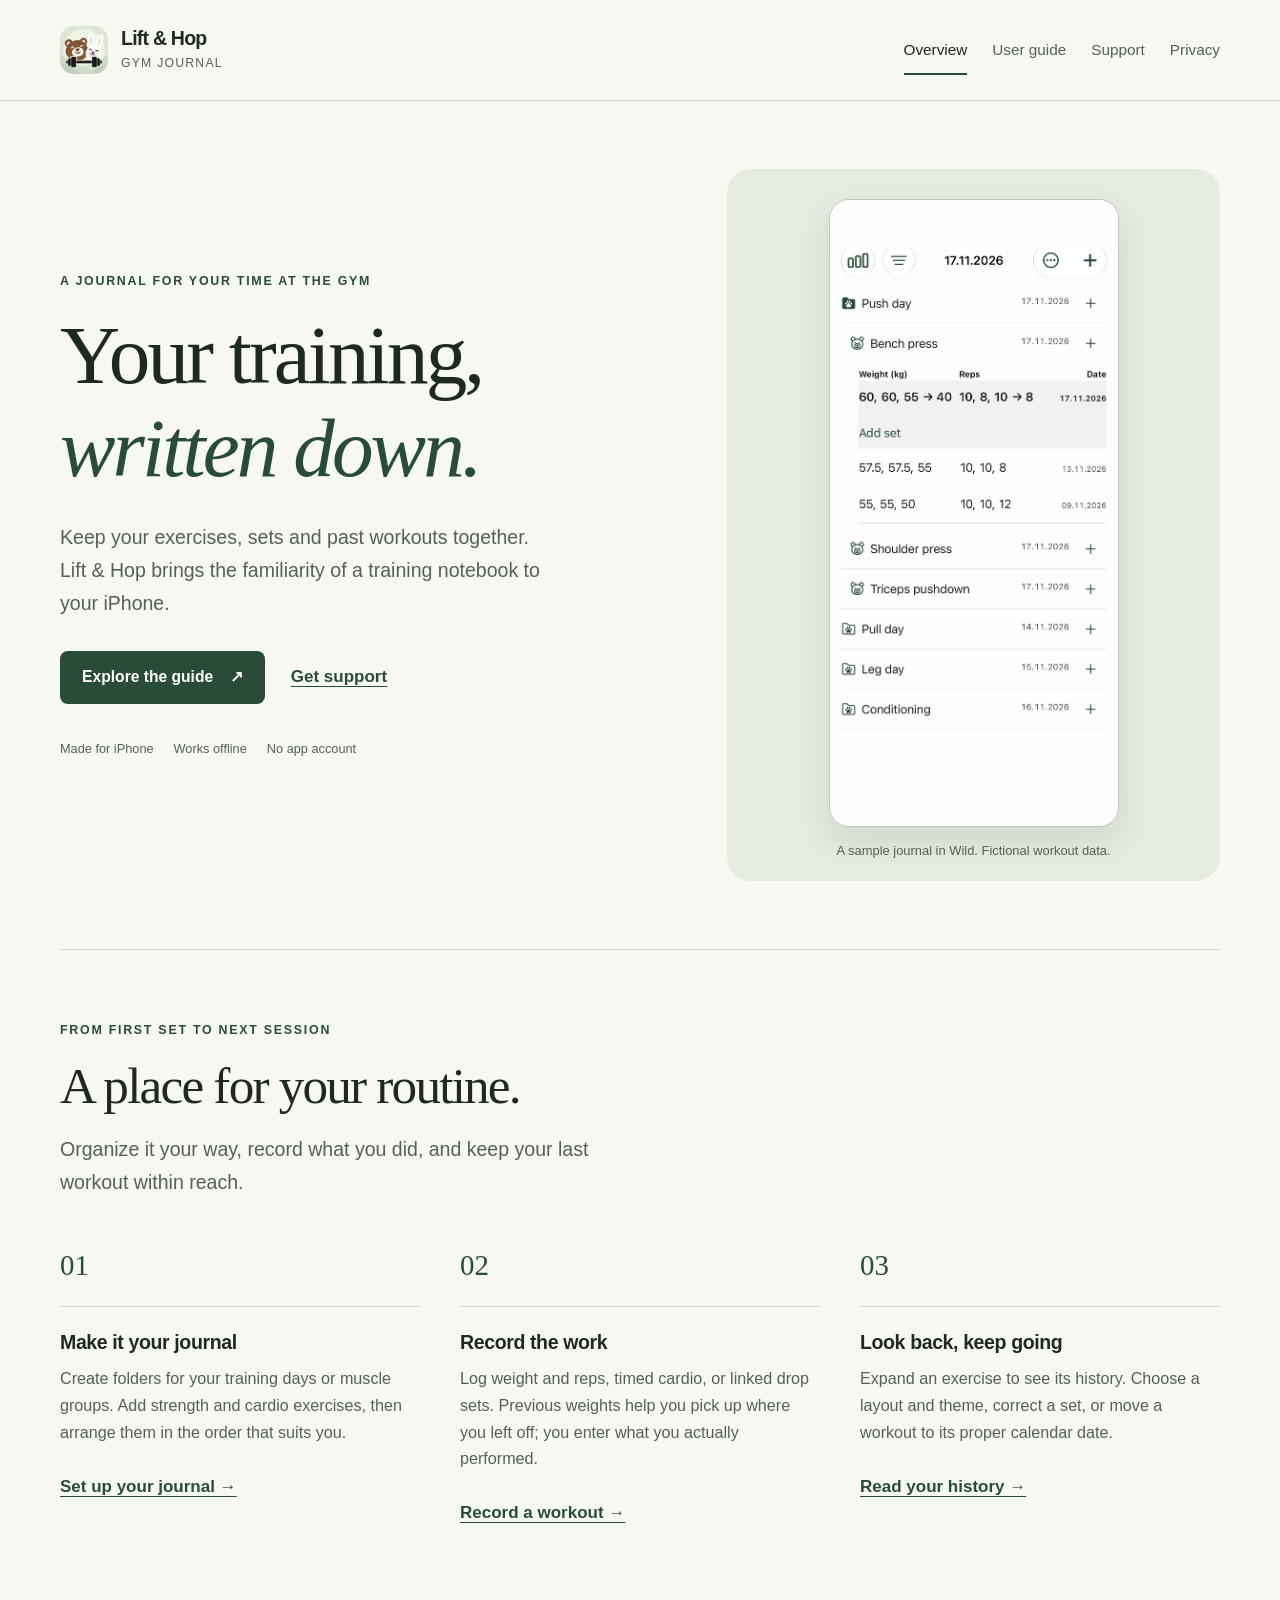
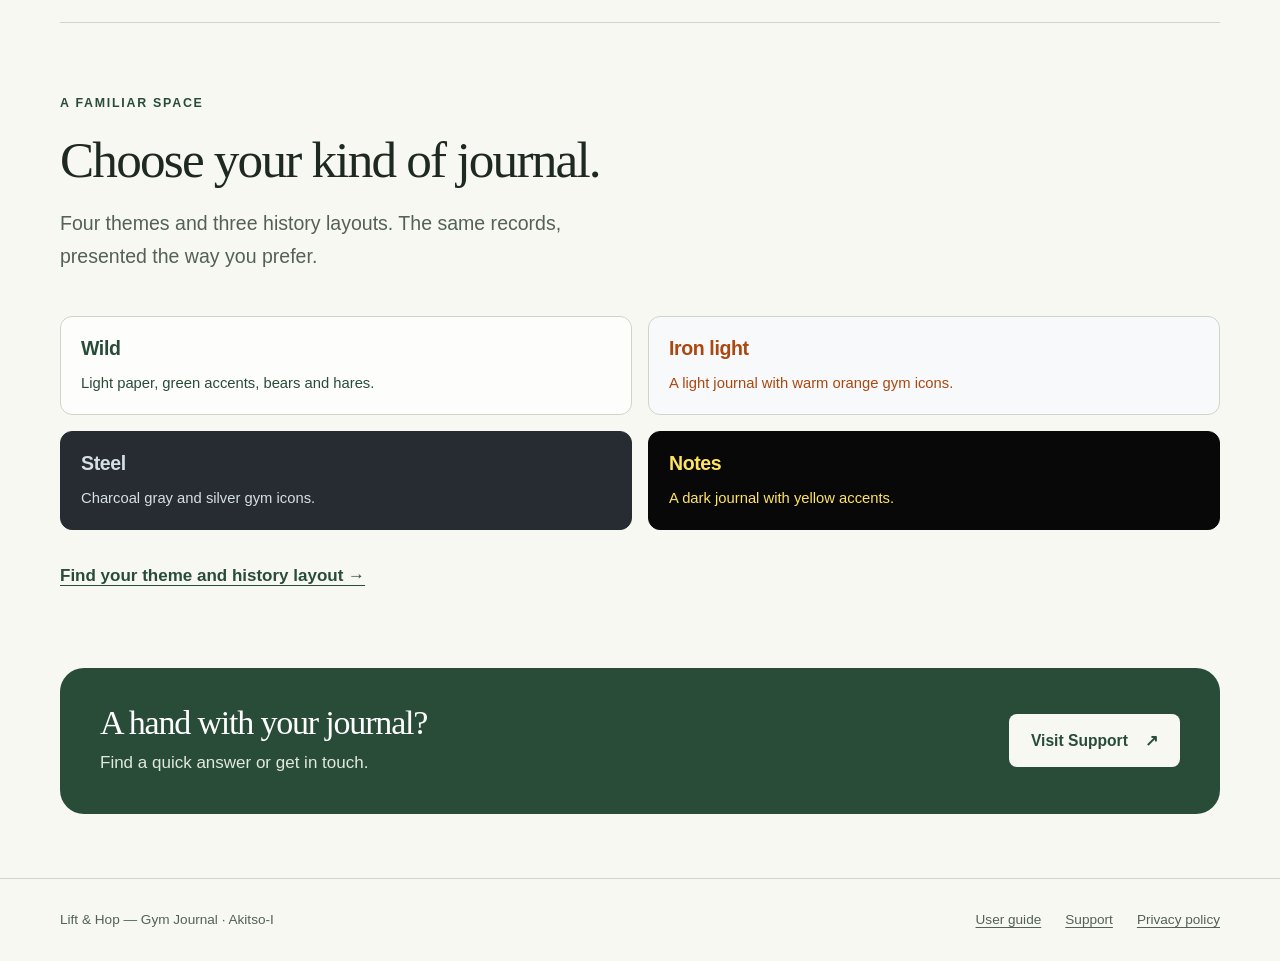
<file: index.html>
<!doctype html>
<html lang="en">
<head>
    <meta charset="utf-8">
    <meta name="viewport" content="width=device-width, initial-scale=1">
    <meta name="description" content="Lift & Hop is an offline gym journal for iPhone. Learn to record strength and cardio workouts, organize your history, and keep your own backups.">
    <meta name="theme-color" content="#294c39">
    <title>Lift & Hop — Gym Journal</title>
    <link rel="icon" href="assets/app-icon.png" type="image/png">
    <link rel="stylesheet" href="styles.css">
</head>
<body>
    <a class="skip-link" href="#main">Skip to content</a>
    <header class="site-header">
        <div class="container header-inner">
            <a class="brand" href="index.html" aria-label="Lift and Hop home"><img src="assets/app-icon.png" width="48" height="48" alt=""><span><strong>Lift &amp; Hop</strong><small>Gym Journal</small></span></a>
            <nav class="main-nav" aria-label="Main navigation"><a href="index.html" aria-current="page">Overview</a><a href="user-guide.html">User guide</a><a href="support.html">Support</a><a href="privacy.html">Privacy</a></nav>
        </div>
    </header>
    <main id="main">
        <section class="container hero" aria-labelledby="hero-title">
            <div>
                <p class="eyebrow">A journal for your time at the gym</p>
                <h1 id="hero-title">Your training,<br><em>written down.</em></h1>
                <p class="lead">Keep your exercises, sets and past workouts together. Lift &amp; Hop brings the familiarity of a training notebook to your iPhone.</p>
                <div class="actions"><a class="button" href="user-guide.html">Explore the guide <span aria-hidden="true">↗</span></a><a class="text-link" href="support.html">Get support</a></div>
                <p class="hero-note"><span>Made for iPhone</span><span>Works offline</span><span>No app account</span></p>
            </div>
            <figure class="hero-visual">
                <img src="assets/screenshots/journal-wild.png" width="402" height="874" alt="Lift and Hop journal showing folders, exercises and workout history in the light Wild theme.">
                <figcaption>A sample journal in Wild. Fictional workout data.</figcaption>
            </figure>
        </section>
        <section class="container section" aria-labelledby="routine-title">
            <div class="section-heading"><p class="eyebrow">From first set to next session</p><h2 id="routine-title">A place for your routine.</h2><p class="lead">Organize it your way, record what you did, and keep your last workout within reach.</p></div>
            <ol class="steps">
                <li><span class="step-number" aria-hidden="true">01</span><h3>Make it your journal</h3><p>Create folders for your training days or muscle groups. Add strength and cardio exercises, then arrange them in the order that suits you.</p><a class="text-link" href="user-guide.html#get-started">Set up your journal →</a></li>
                <li><span class="step-number" aria-hidden="true">02</span><h3>Record the work</h3><p>Log weight and reps, timed cardio, or linked drop sets. Previous weights help you pick up where you left off; you enter what you actually performed.</p><a class="text-link" href="user-guide.html#record">Record a workout →</a></li>
                <li><span class="step-number" aria-hidden="true">03</span><h3>Look back, keep going</h3><p>Expand an exercise to see its history. Choose a layout and theme, correct a set, or move a workout to its proper calendar date.</p><a class="text-link" href="user-guide.html#history">Read your history →</a></li>
            </ol>
        </section>
        <section class="container section" aria-labelledby="appearance-title">
            <div class="section-heading"><p class="eyebrow">A familiar space</p><h2 id="appearance-title">Choose your kind of journal.</h2><p class="lead">Four themes and three history layouts. The same records, presented the way you prefer.</p></div>
            <div class="theme-list"><div class="theme wild"><h3>Wild</h3><p>Light paper, green accents, bears and hares.</p></div><div class="theme iron"><h3>Iron light</h3><p>A light journal with warm orange gym icons.</p></div><div class="theme steel"><h3>Steel</h3><p>Charcoal gray and silver gym icons.</p></div><div class="theme notes"><h3>Notes</h3><p>A dark journal with yellow accents.</p></div></div>
            <a class="text-link" href="user-guide.html#appearance">Find your theme and history layout →</a>
        </section>
        <section class="container help-band" aria-labelledby="help-title"><div><h2 id="help-title">A hand with your journal?</h2><p>Find a quick answer or get in touch.</p></div><a class="button" href="support.html">Visit Support <span aria-hidden="true">↗</span></a></section>
    </main>
    <footer class="site-footer"><div class="container footer-inner"><p>Lift &amp; Hop — Gym Journal · Akitso-I</p><nav class="footer-links" aria-label="Footer navigation"><a href="user-guide.html">User guide</a><a href="support.html">Support</a><a href="privacy.html">Privacy policy</a></nav></div></footer>
</body>
</html>
</file>
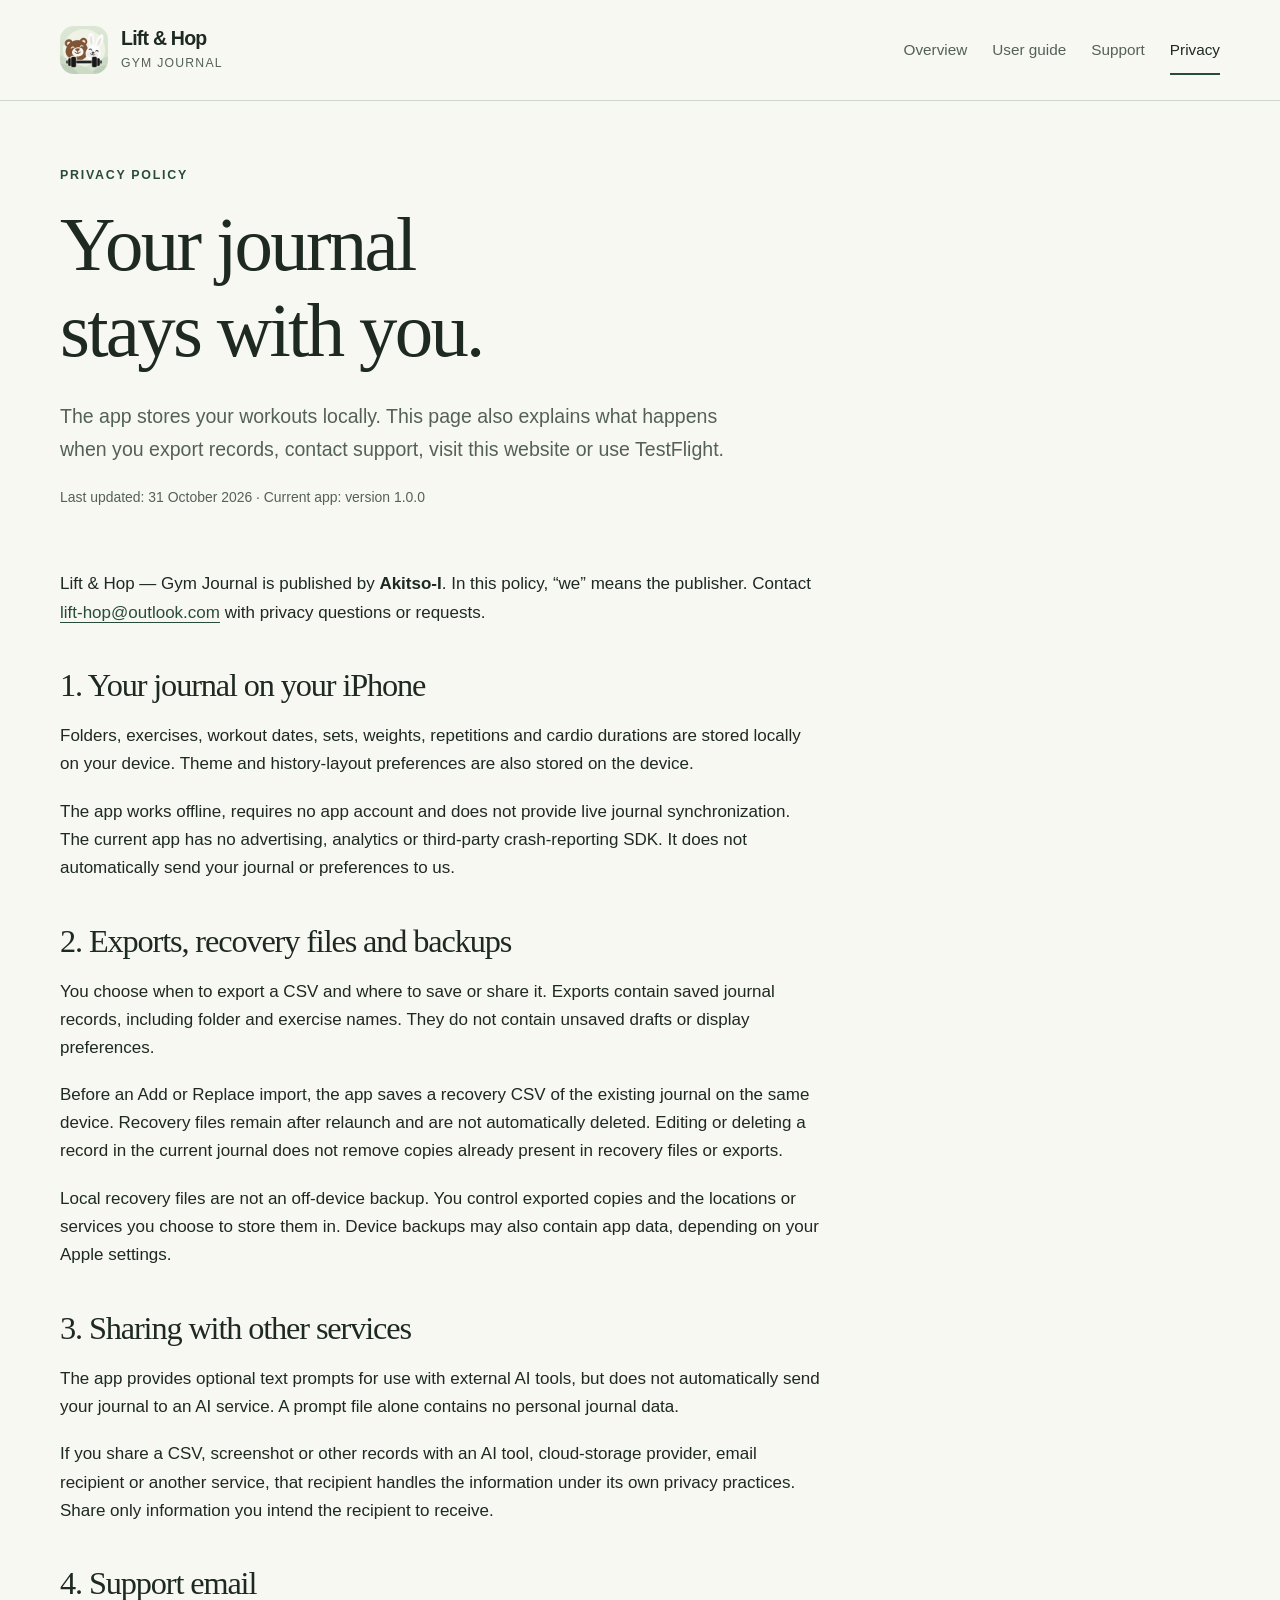
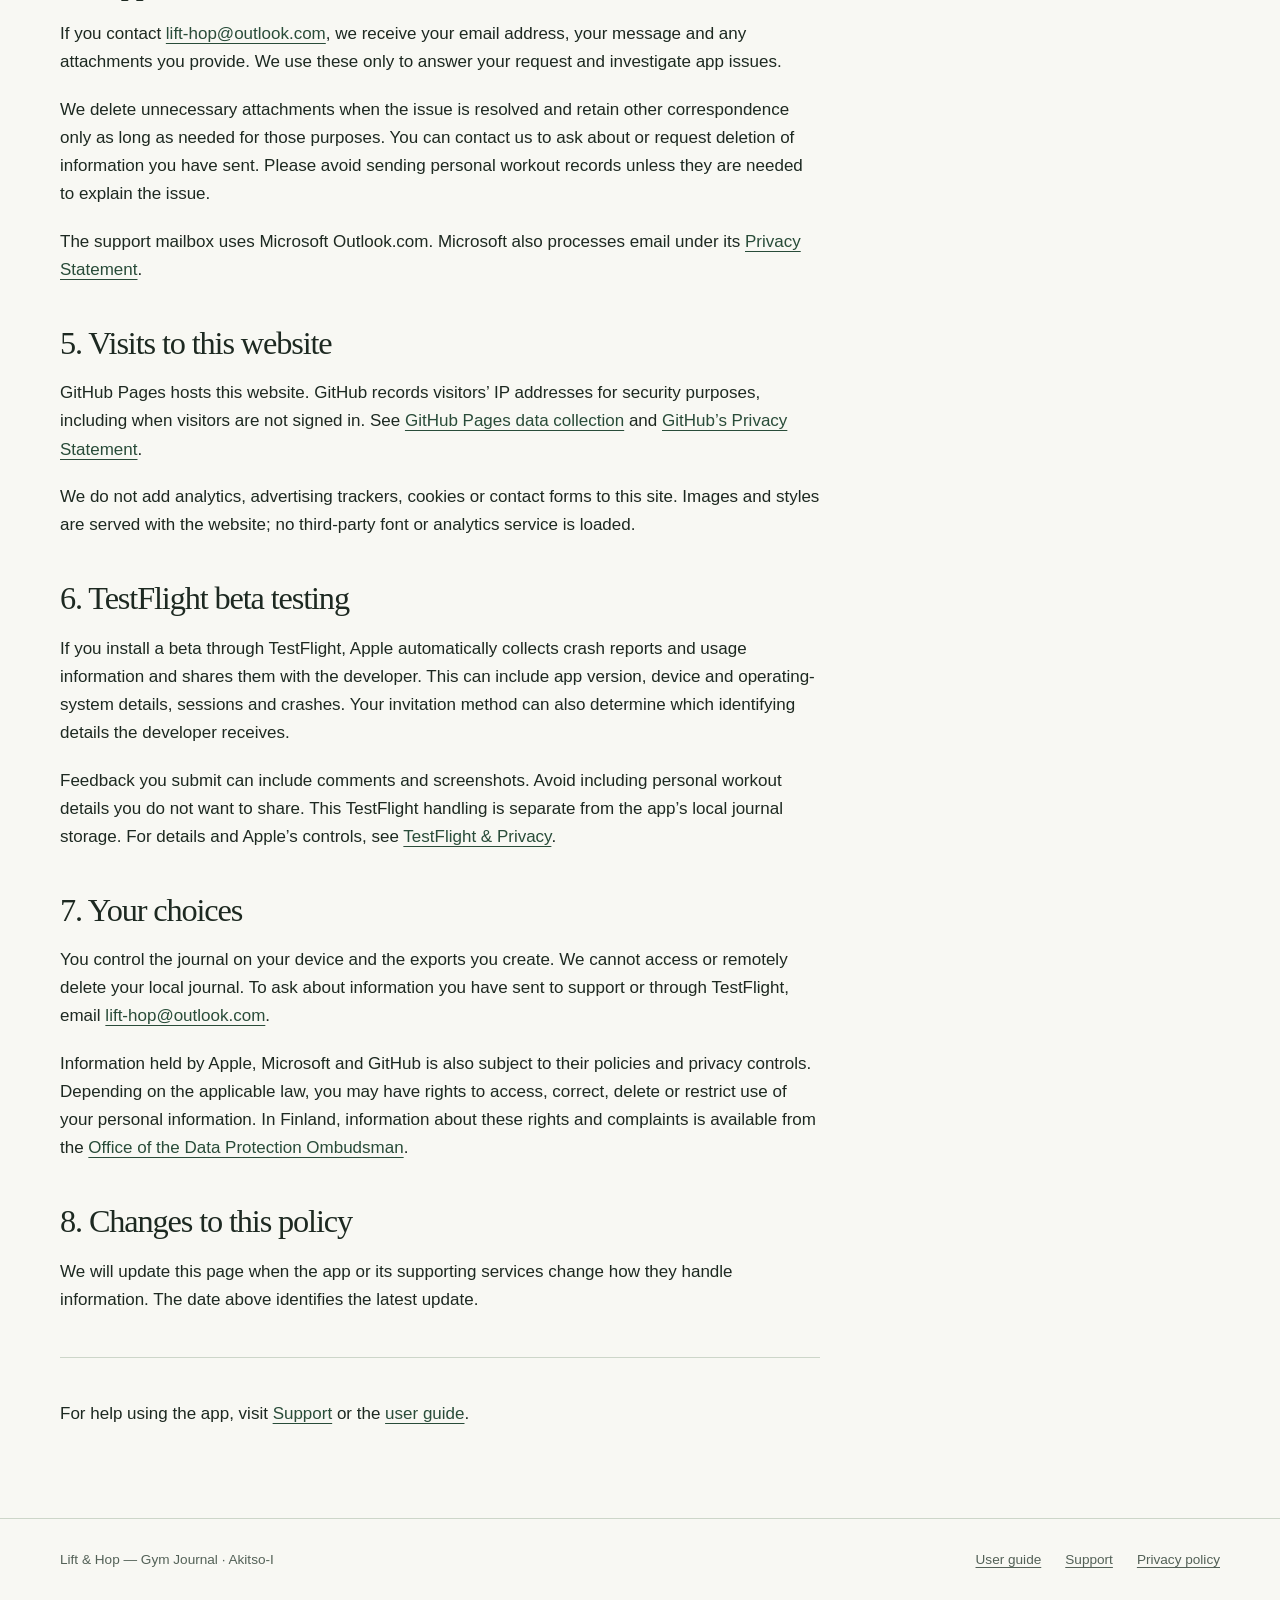
<file: privacy.html>
<!doctype html>
<html lang="en">
<head>
    <meta charset="utf-8">
    <meta name="viewport" content="width=device-width, initial-scale=1">
    <meta name="description" content="How Lift & Hop — Gym Journal handles local journal data, exports, support email, website visits and TestFlight feedback.">
    <meta name="theme-color" content="#294c39">
    <title>Privacy policy — Lift & Hop</title>
    <link rel="icon" href="assets/app-icon.png" type="image/png">
    <link rel="stylesheet" href="styles.css">
</head>
<body>
    <a class="skip-link" href="#main">Skip to content</a>
    <header class="site-header"><div class="container header-inner"><a class="brand" href="index.html" aria-label="Lift and Hop home"><img src="assets/app-icon.png" width="48" height="48" alt=""><span><strong>Lift &amp; Hop</strong><small>Gym Journal</small></span></a><nav class="main-nav" aria-label="Main navigation"><a href="index.html">Overview</a><a href="user-guide.html">User guide</a><a href="support.html">Support</a><a href="privacy.html" aria-current="page">Privacy</a></nav></div></header>
    <main id="main" class="container">
        <div class="page-intro"><p class="eyebrow">Privacy policy</p><h1>Your journal<br>stays with you.</h1><p class="lead">The app stores your workouts locally. This page also explains what happens when you export records, contact support, visit this website or use TestFlight.</p><p class="byline">Last updated: 31 October 2026 · Current app: version 1.0.0</p></div>
        <article class="prose" aria-label="Privacy policy">
            <p>Lift &amp; Hop — Gym Journal is published by <strong>Akitso-I</strong>. In this policy, “we” means the publisher. Contact <a href="mailto:lift-hop@outlook.com">lift-hop@outlook.com</a> with privacy questions or requests.</p>
            <h2>1. Your journal on your iPhone</h2>
            <p>Folders, exercises, workout dates, sets, weights, repetitions and cardio durations are stored locally on your device. Theme and history-layout preferences are also stored on the device.</p>
            <p>The app works offline, requires no app account and does not provide live journal synchronization. The current app has no advertising, analytics or third-party crash-reporting SDK. It does not automatically send your journal or preferences to us.</p>
            <h2>2. Exports, recovery files and backups</h2>
            <p>You choose when to export a CSV and where to save or share it. Exports contain saved journal records, including folder and exercise names. They do not contain unsaved drafts or display preferences.</p>
            <p>Before an Add or Replace import, the app saves a recovery CSV of the existing journal on the same device. Recovery files remain after relaunch and are not automatically deleted. Editing or deleting a record in the current journal does not remove copies already present in recovery files or exports.</p>
            <p>Local recovery files are not an off-device backup. You control exported copies and the locations or services you choose to store them in. Device backups may also contain app data, depending on your Apple settings.</p>
            <h2>3. Sharing with other services</h2>
            <p>The app provides optional text prompts for use with external AI tools, but does not automatically send your journal to an AI service. A prompt file alone contains no personal journal data.</p>
            <p>If you share a CSV, screenshot or other records with an AI tool, cloud-storage provider, email recipient or another service, that recipient handles the information under its own privacy practices. Share only information you intend the recipient to receive.</p>
            <h2 id="support-email">4. Support email</h2>
            <p>If you contact <a href="mailto:lift-hop@outlook.com">lift-hop@outlook.com</a>, we receive your email address, your message and any attachments you provide. We use these only to answer your request and investigate app issues.</p>
            <p>We delete unnecessary attachments when the issue is resolved and retain other correspondence only as long as needed for those purposes. You can contact us to ask about or request deletion of information you have sent. Please avoid sending personal workout records unless they are needed to explain the issue.</p>
            <p>The support mailbox uses Microsoft Outlook.com. Microsoft also processes email under its <a href="https://www.microsoft.com/en-us/privacy/privacystatement">Privacy Statement</a>.</p>
            <h2>5. Visits to this website</h2>
            <p>GitHub Pages hosts this website. GitHub records visitors’ IP addresses for security purposes, including when visitors are not signed in. See <a href="https://docs.github.com/en/pages/getting-started-with-github-pages/what-is-github-pages#data-collection">GitHub Pages data collection</a> and <a href="https://docs.github.com/en/site-policy/privacy-policies/github-general-privacy-statement">GitHub’s Privacy Statement</a>.</p>
            <p>We do not add analytics, advertising trackers, cookies or contact forms to this site. Images and styles are served with the website; no third-party font or analytics service is loaded.</p>
            <h2>6. TestFlight beta testing</h2>
            <p>If you install a beta through TestFlight, Apple automatically collects crash reports and usage information and shares them with the developer. This can include app version, device and operating-system details, sessions and crashes. Your invitation method can also determine which identifying details the developer receives.</p>
            <p>Feedback you submit can include comments and screenshots. Avoid including personal workout details you do not want to share. This TestFlight handling is separate from the app’s local journal storage. For details and Apple’s controls, see <a href="https://www.apple.com/legal/privacy/data/en/test-flight/">TestFlight &amp; Privacy</a>.</p>
            <h2>7. Your choices</h2>
            <p>You control the journal on your device and the exports you create. We cannot access or remotely delete your local journal. To ask about information you have sent to support or through TestFlight, email <a href="mailto:lift-hop@outlook.com">lift-hop@outlook.com</a>.</p>
            <p>Information held by Apple, Microsoft and GitHub is also subject to their policies and privacy controls. Depending on the applicable law, you may have rights to access, correct, delete or restrict use of your personal information. In Finland, information about these rights and complaints is available from the <a href="https://tietosuoja.fi/en/private-persons">Office of the Data Protection Ombudsman</a>.</p>
            <h2>8. Changes to this policy</h2>
            <p>We will update this page when the app or its supporting services change how they handle information. The date above identifies the latest update.</p>
            <hr><p>For help using the app, visit <a href="support.html">Support</a> or the <a href="user-guide.html">user guide</a>.</p>
        </article>
    </main>
    <footer class="site-footer"><div class="container footer-inner"><p>Lift &amp; Hop — Gym Journal · Akitso-I</p><nav class="footer-links" aria-label="Footer navigation"><a href="user-guide.html">User guide</a><a href="support.html">Support</a><a href="privacy.html">Privacy policy</a></nav></div></footer>
</body>
</html>
</file>
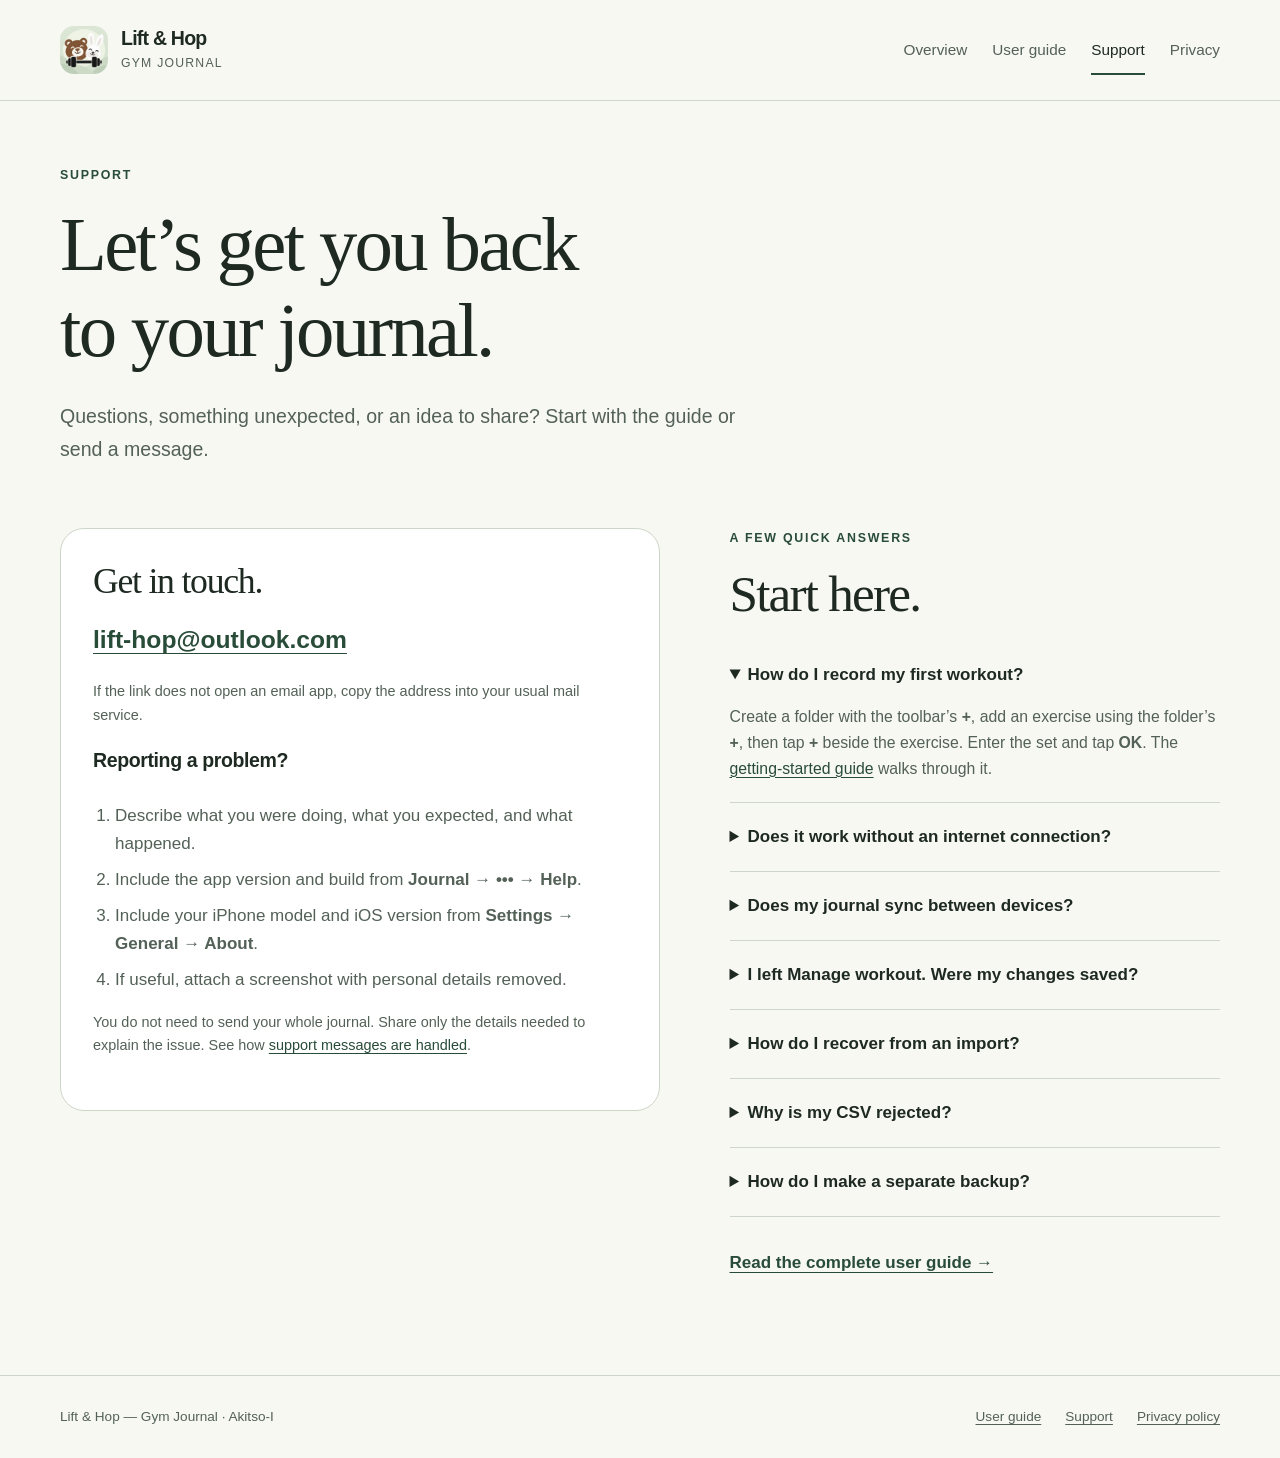
<file: support.html>
<!doctype html>
<html lang="en">
<head>
    <meta charset="utf-8">
    <meta name="viewport" content="width=device-width, initial-scale=1">
    <meta name="description" content="Get help with Lift & Hop — Gym Journal. Contact Akitso-I, find backup and restore advice, and report an app issue.">
    <meta name="theme-color" content="#294c39">
    <title>Support — Lift & Hop</title>
    <link rel="icon" href="assets/app-icon.png" type="image/png">
    <link rel="stylesheet" href="styles.css">
</head>
<body>
    <a class="skip-link" href="#main">Skip to content</a>
    <header class="site-header"><div class="container header-inner"><a class="brand" href="index.html" aria-label="Lift and Hop home"><img src="assets/app-icon.png" width="48" height="48" alt=""><span><strong>Lift &amp; Hop</strong><small>Gym Journal</small></span></a><nav class="main-nav" aria-label="Main navigation"><a href="index.html">Overview</a><a href="user-guide.html">User guide</a><a href="support.html" aria-current="page">Support</a><a href="privacy.html">Privacy</a></nav></div></header>
    <main id="main" class="container">
        <div class="page-intro"><p class="eyebrow">Support</p><h1>Let’s get you back<br>to your journal.</h1><p class="lead">Questions, something unexpected, or an idea to share? Start with the guide or send a message.</p></div>
        <div class="support-layout">
            <section class="contact-panel" aria-labelledby="contact-title"><h2 id="contact-title">Get in touch.</h2><p><a class="email" href="mailto:lift-hop@outlook.com?subject=Lift%20%26%20Hop%20support">lift-hop@outlook.com</a></p><p class="small">If the link does not open an email app, copy the address into your usual mail service.</p><h3>Reporting a problem?</h3><ol><li>Describe what you were doing, what you expected, and what happened.</li><li>Include the app version and build from <strong>Journal → ••• → Help</strong>.</li><li>Include your iPhone model and iOS version from <strong>Settings → General → About</strong>.</li><li>If useful, attach a screenshot with personal details removed.</li></ol><p class="small">You do not need to send your whole journal. Share only the details needed to explain the issue. See how <a href="privacy.html#support-email">support messages are handled</a>.</p></section>
            <section aria-labelledby="answers-title"><p class="eyebrow">A few quick answers</p><h2 id="answers-title">Start here.</h2><details open><summary>How do I record my first workout?</summary><p>Create a folder with the toolbar’s <strong>+</strong>, add an exercise using the folder’s <strong>+</strong>, then tap <strong>+</strong> beside the exercise. Enter the set and tap <strong>OK</strong>. The <a href="user-guide.html#get-started">getting-started guide</a> walks through it.</p></details><details><summary>Does it work without an internet connection?</summary><p>Yes. Core journal use is local and works offline.</p></details><details><summary>Does my journal sync between devices?</summary><p>No. Lift &amp; Hop does not provide live journal synchronization. You can export a CSV and import it on another device. Review <a href="user-guide.html#backups">Add versus Replace</a> before importing.</p></details><details><summary>I left Manage workout. Were my changes saved?</summary><p>Only if you tapped <strong>Save</strong> at the top. Cancel or dismissing the screen discards unsaved changes. <strong>OK</strong> inside its set editor updates the draft; it does not save the entire workout. See <a href="user-guide.html#edit">editing workouts</a>.</p></details><details><summary>How do I recover from an import?</summary><p>Open <strong>Import → Recovery backups</strong>, select the earlier journal and choose <strong>Replace journal</strong>. Local recovery files are saved before each import. Export the current journal first if you want to preserve it too.</p></details><details><summary>Why is my CSV rejected?</summary><p>The app accepts CSV files in the Lift &amp; Hop format. A general spreadsheet CSV may need conversion. Keep the original file, note the validation message and contact support if needed.</p></details><details><summary>How do I make a separate backup?</summary><p>Use <strong>Journal → ••• → Export → Share CSV → Save to Files</strong>. Choose an off-device destination such as iCloud Drive and verify the saved file there. A recovery copy on the same phone is not a separate backup.</p></details><p style="margin-top: 24px"><a class="text-link" href="user-guide.html">Read the complete user guide →</a></p></section>
        </div>
    </main>
    <footer class="site-footer"><div class="container footer-inner"><p>Lift &amp; Hop — Gym Journal · Akitso-I</p><nav class="footer-links" aria-label="Footer navigation"><a href="user-guide.html">User guide</a><a href="support.html">Support</a><a href="privacy.html">Privacy policy</a></nav></div></footer>
</body>
</html>
</file>
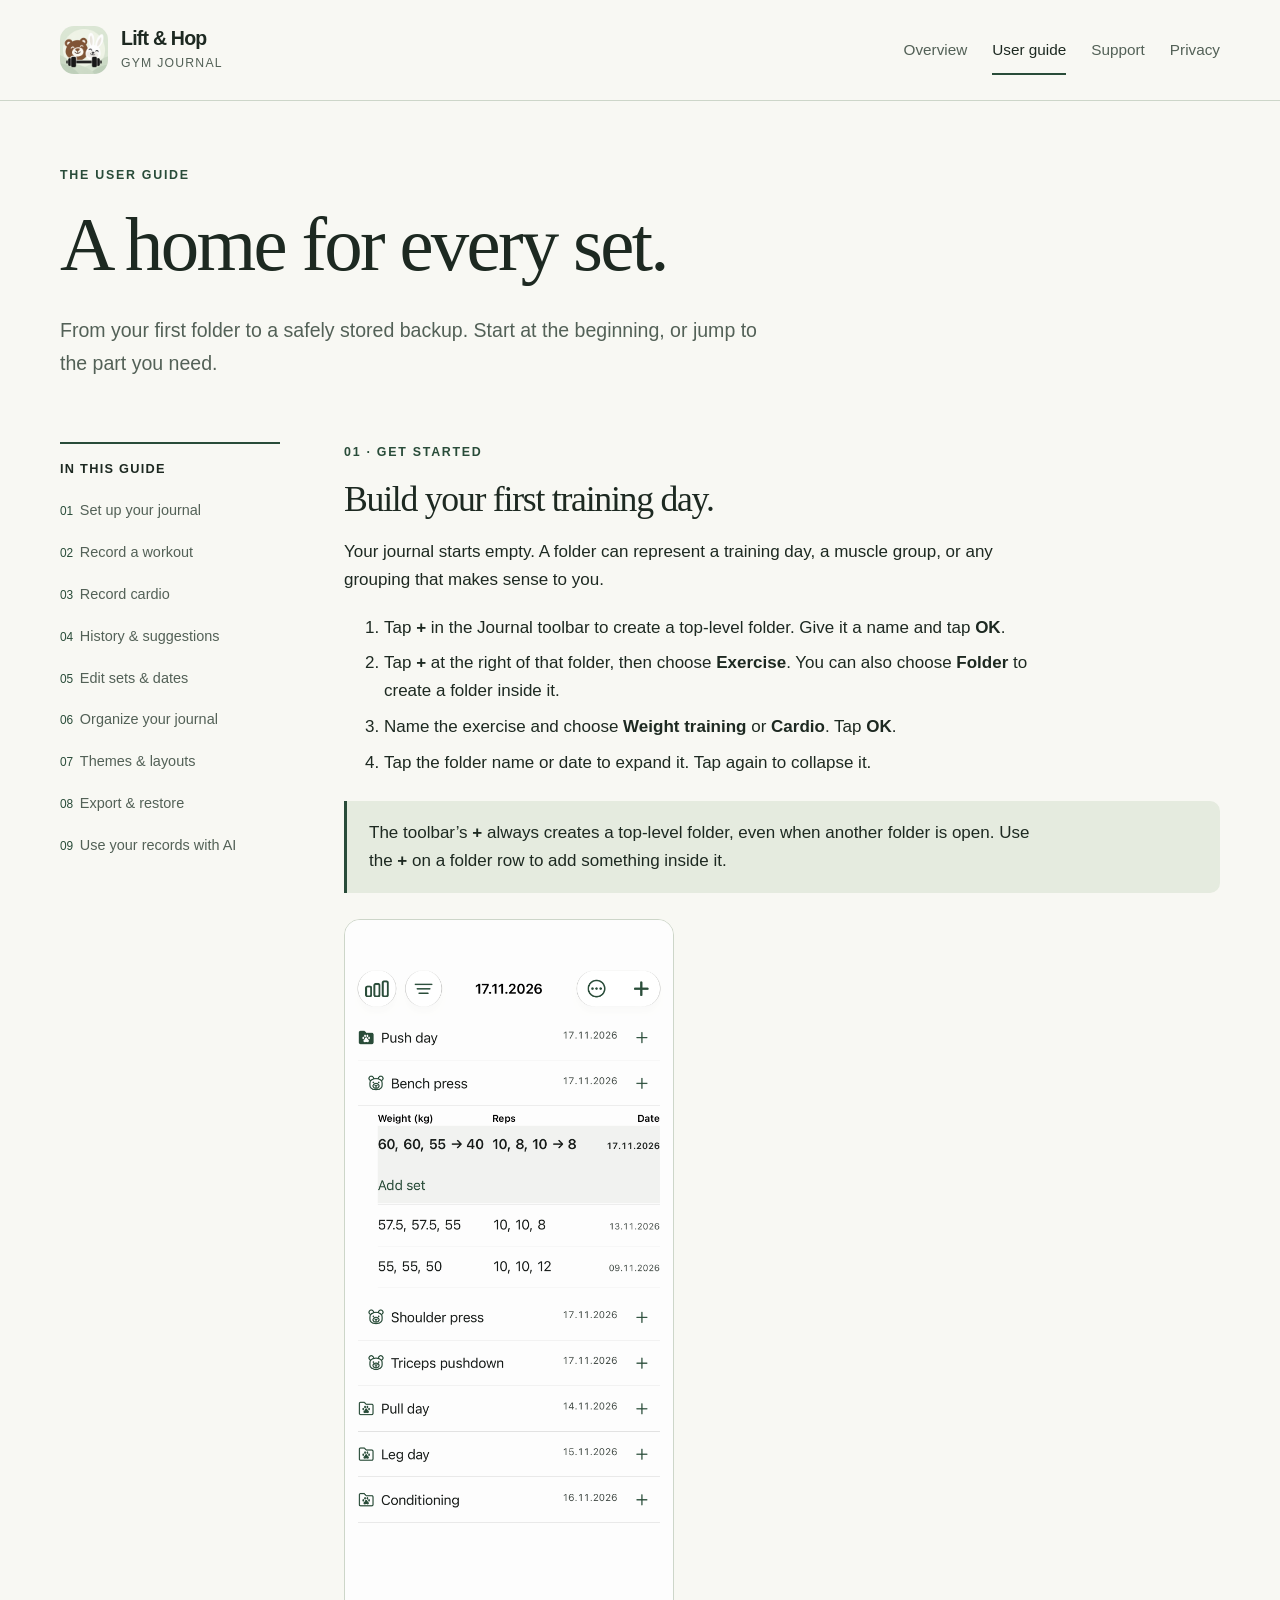
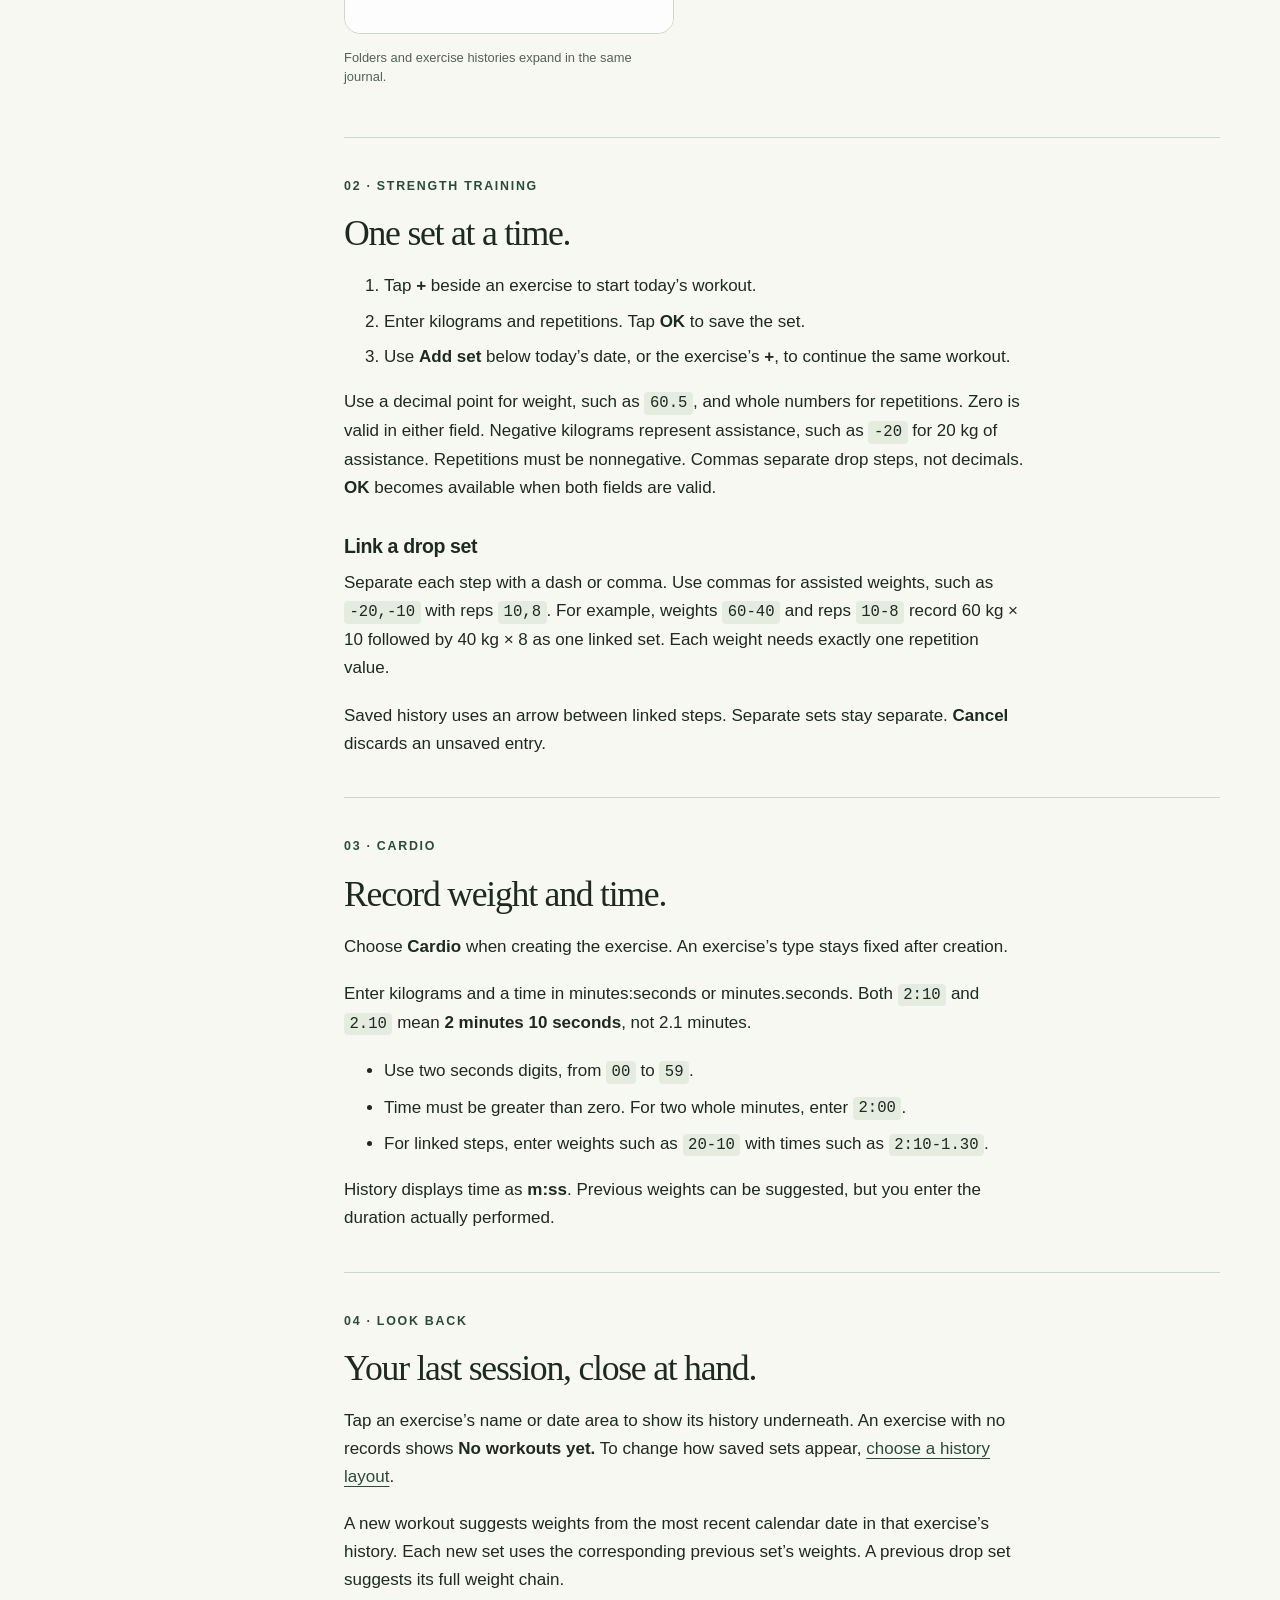
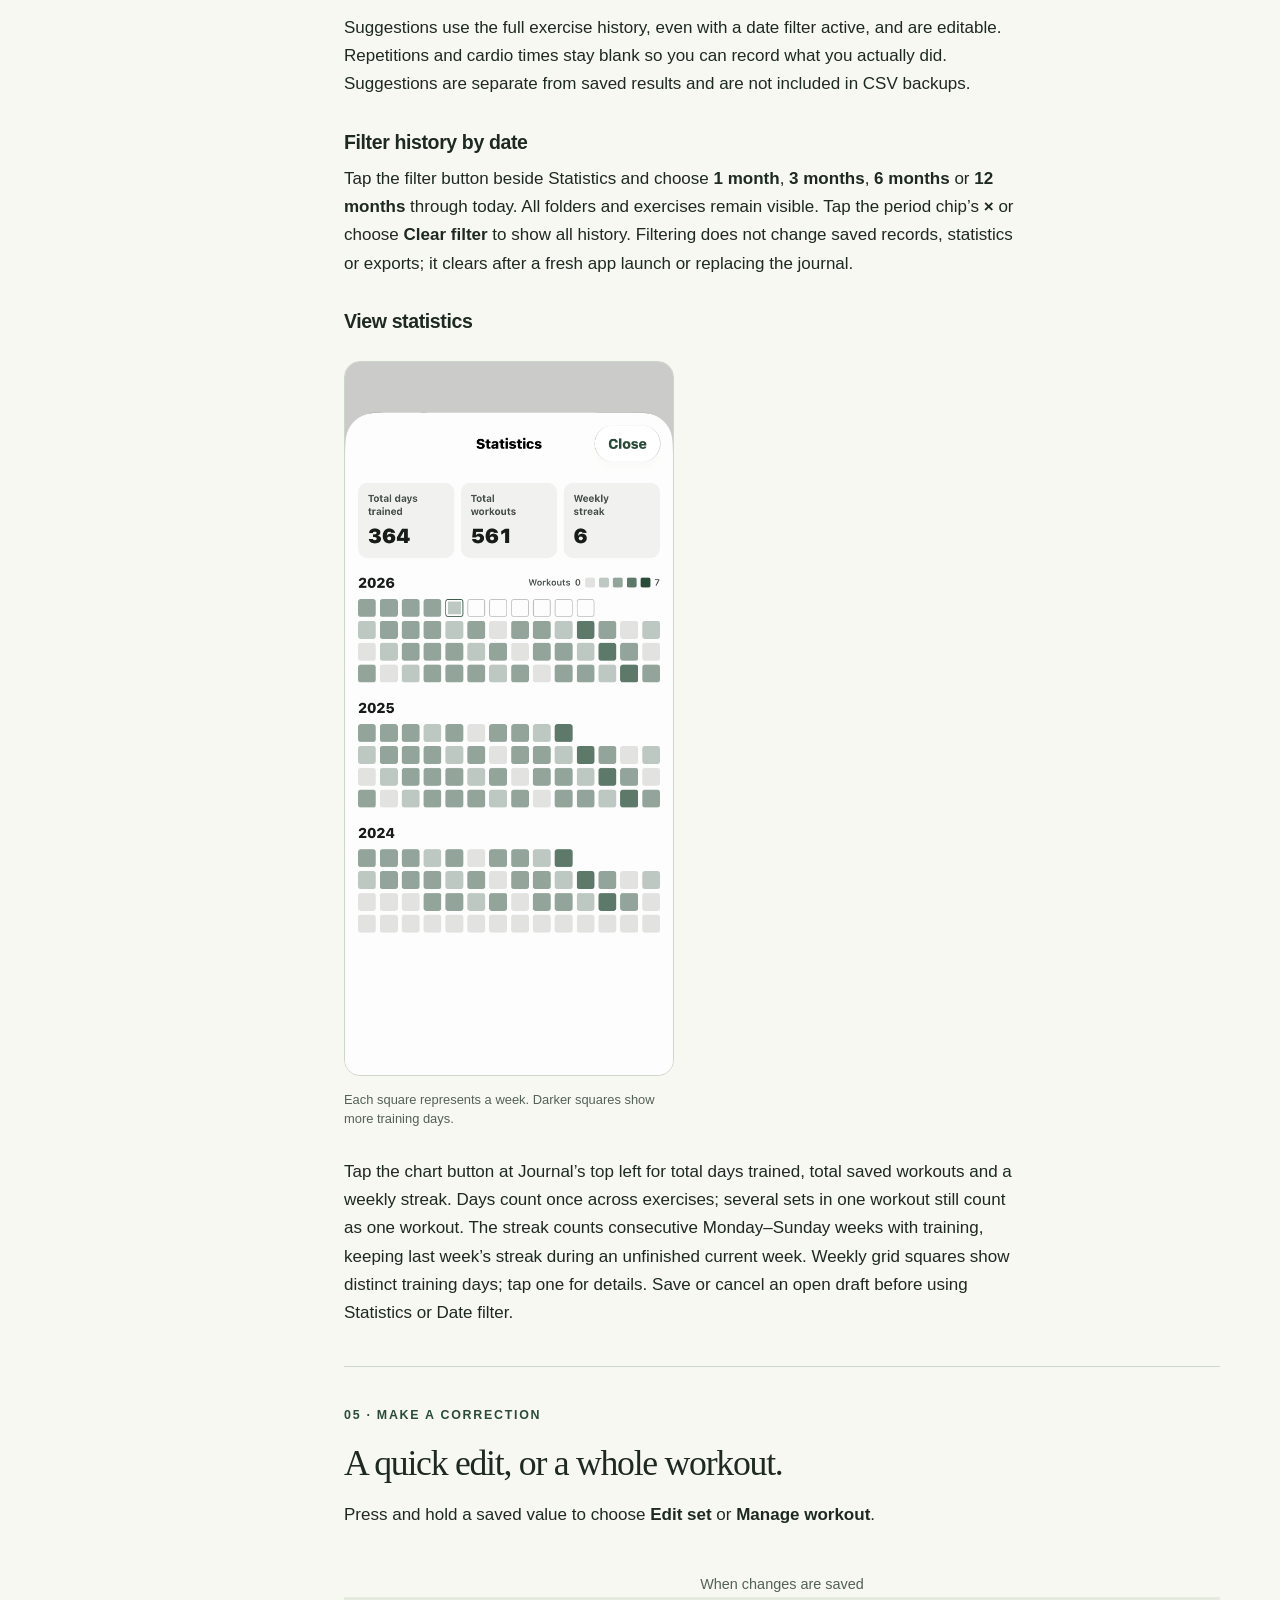
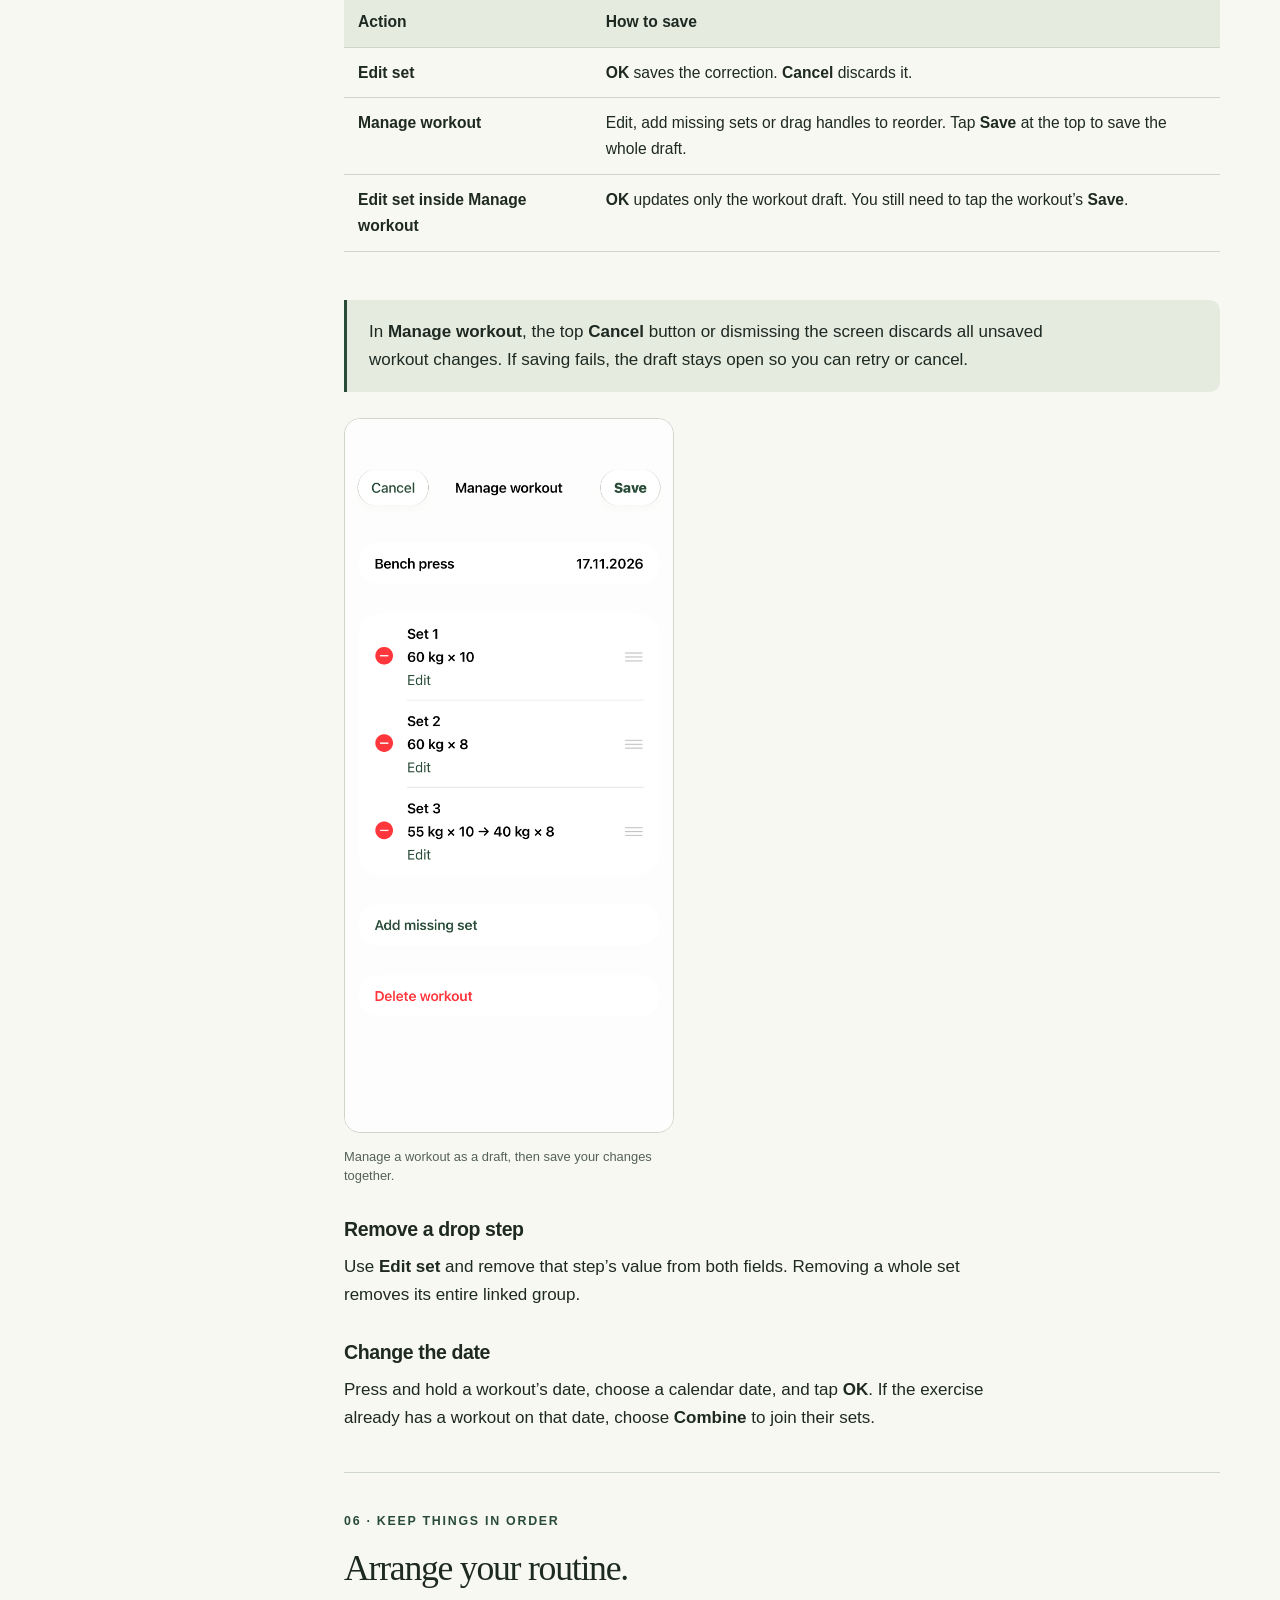
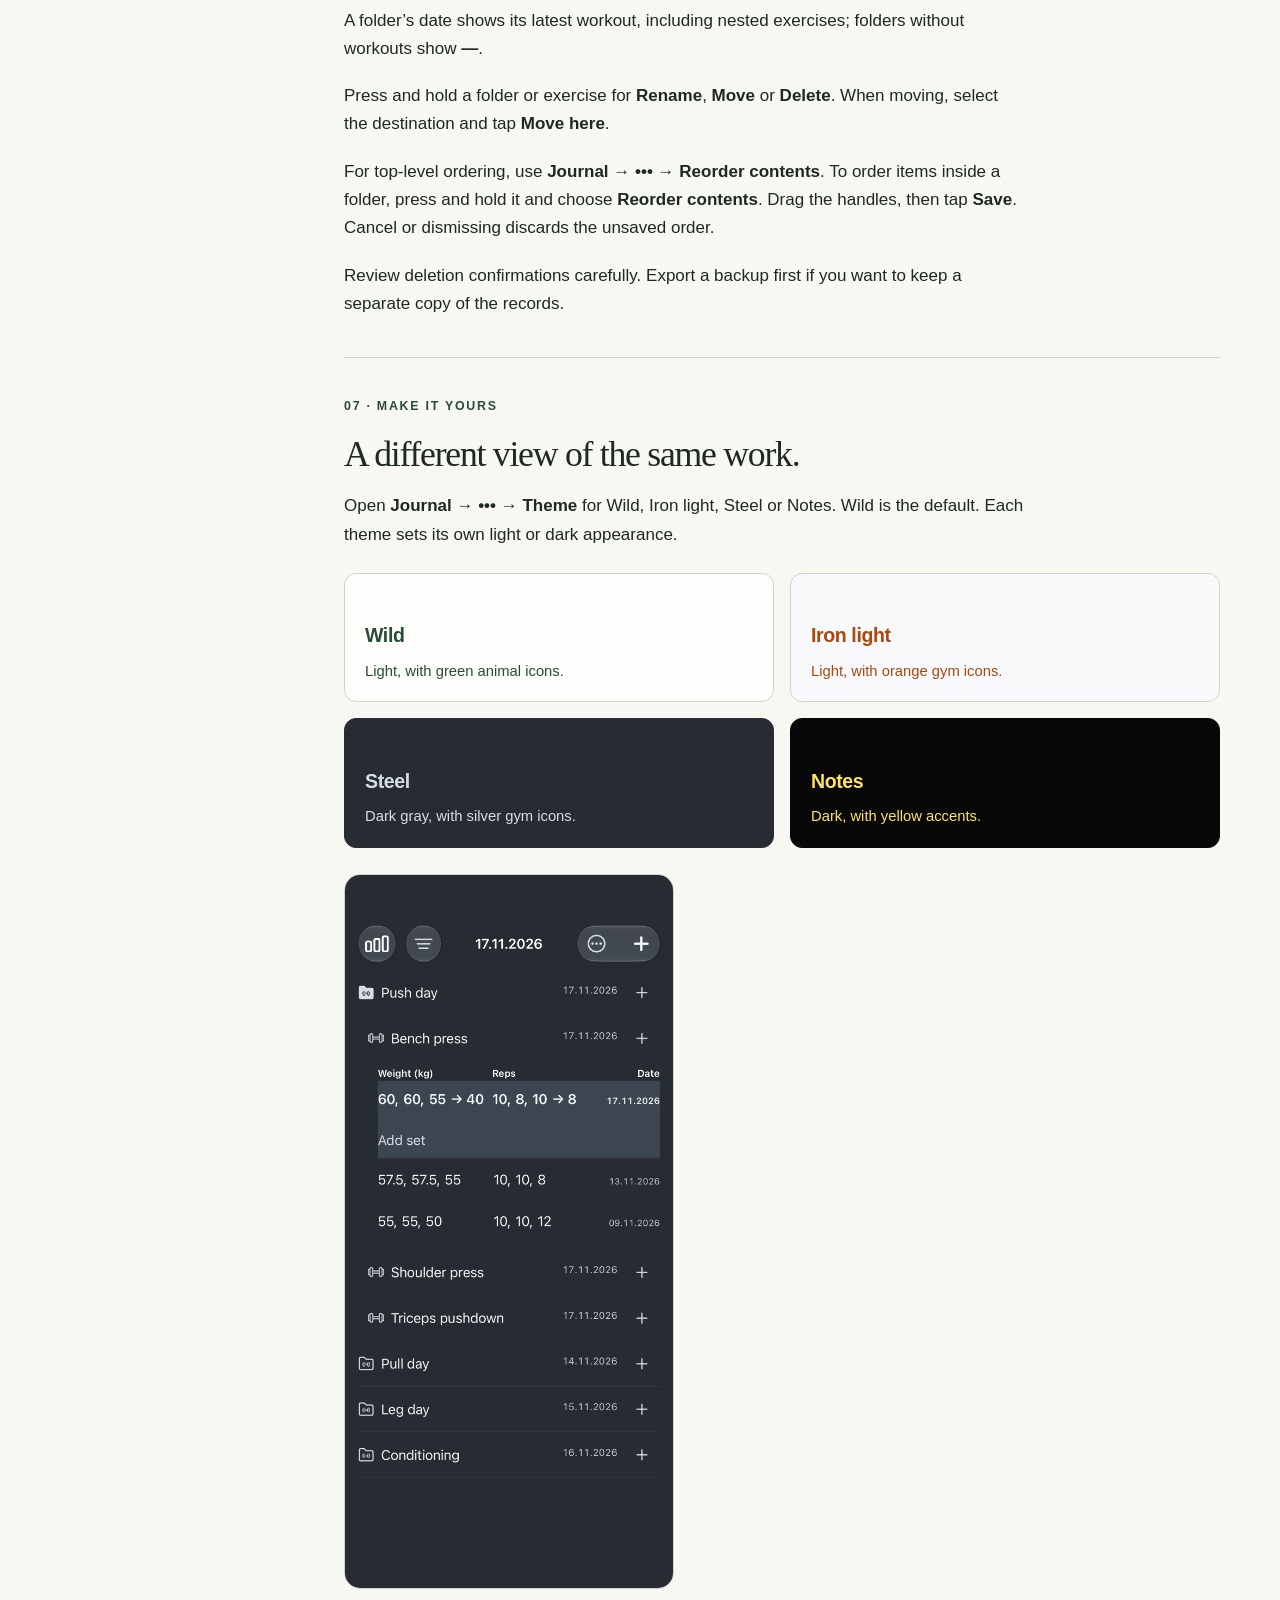
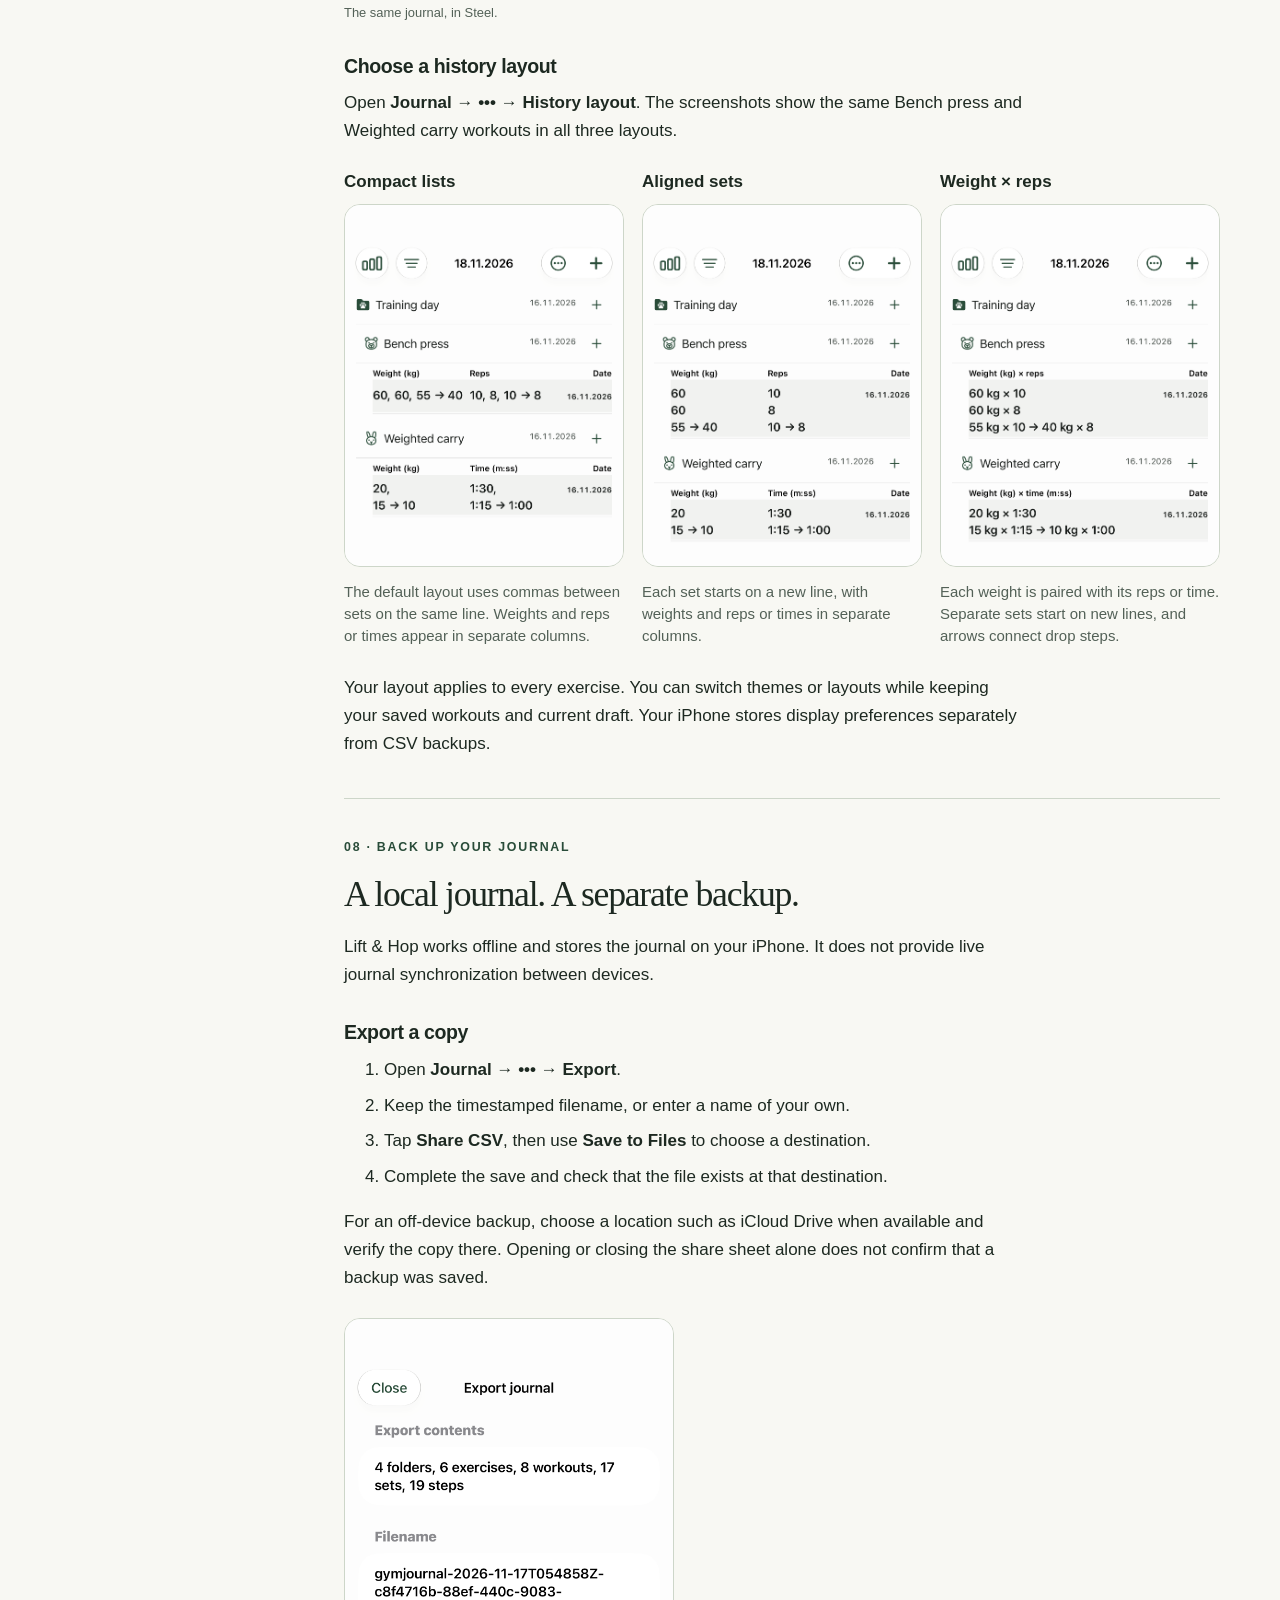
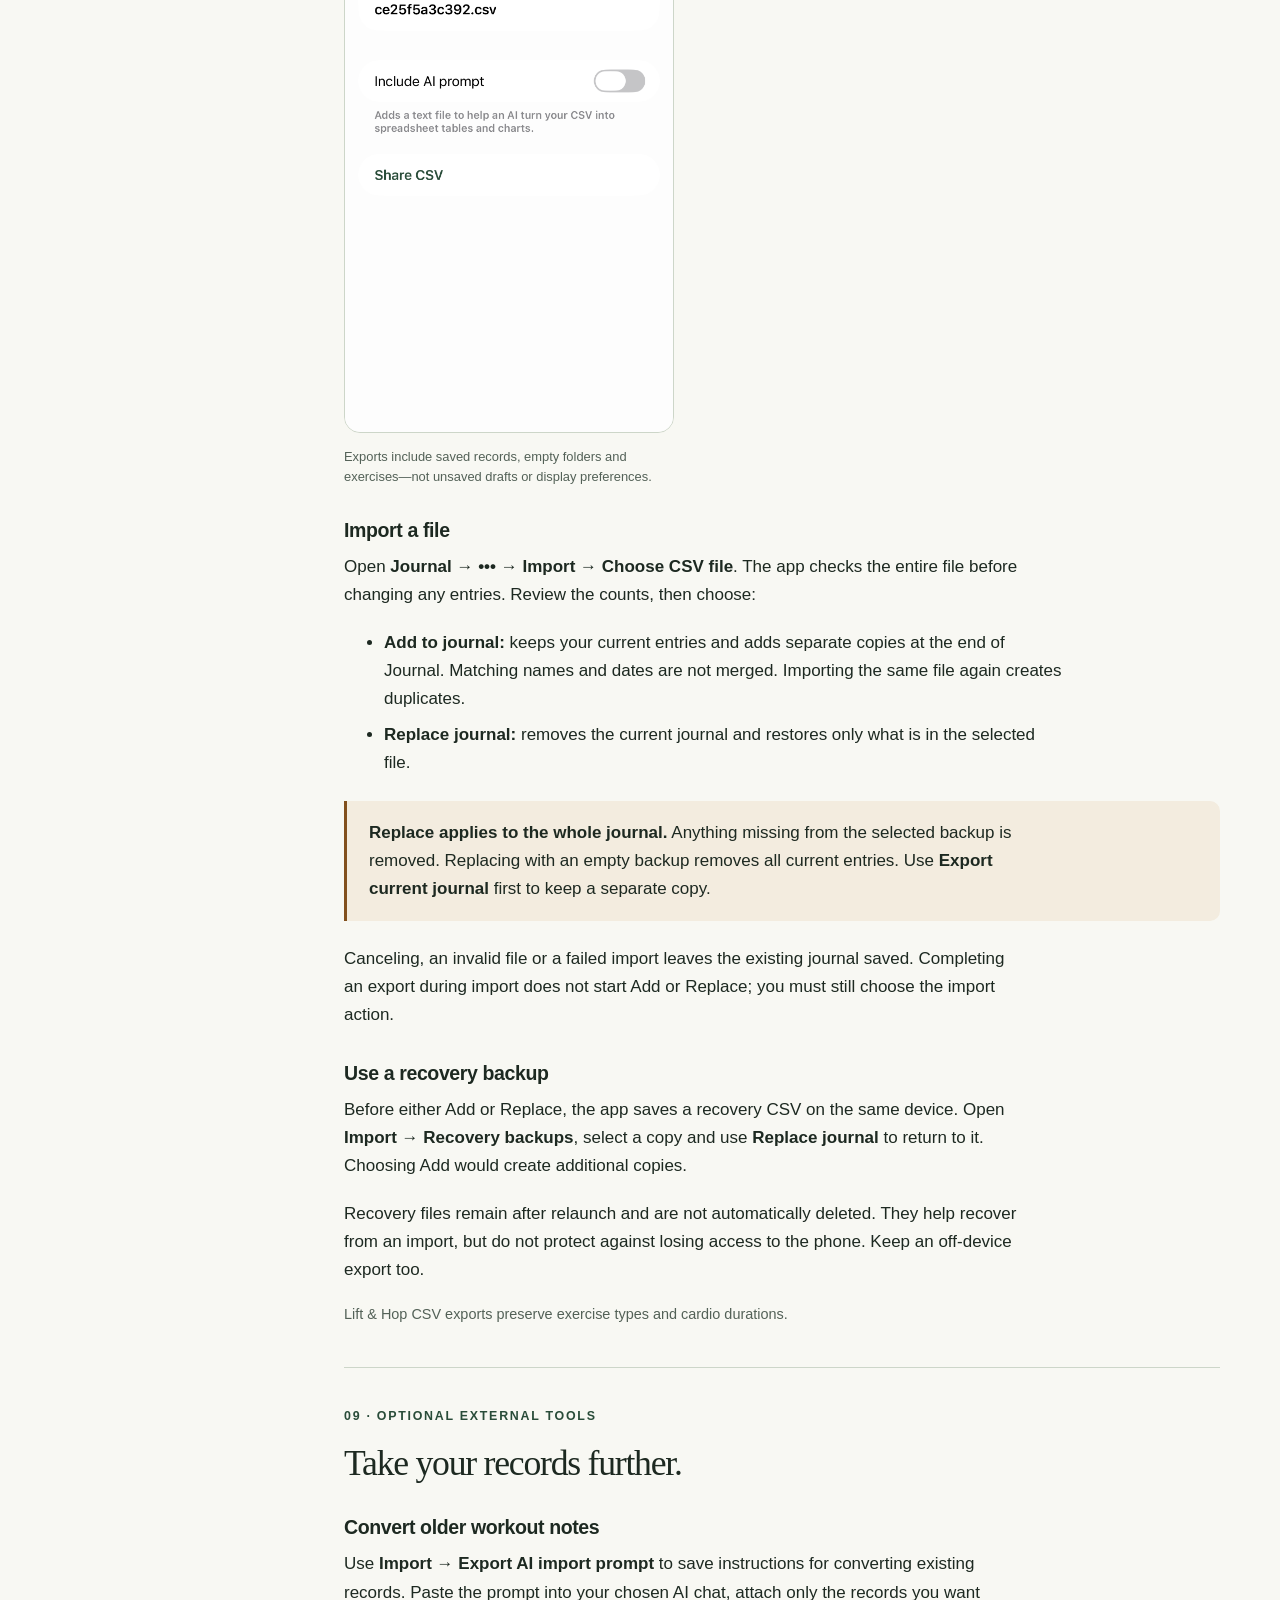
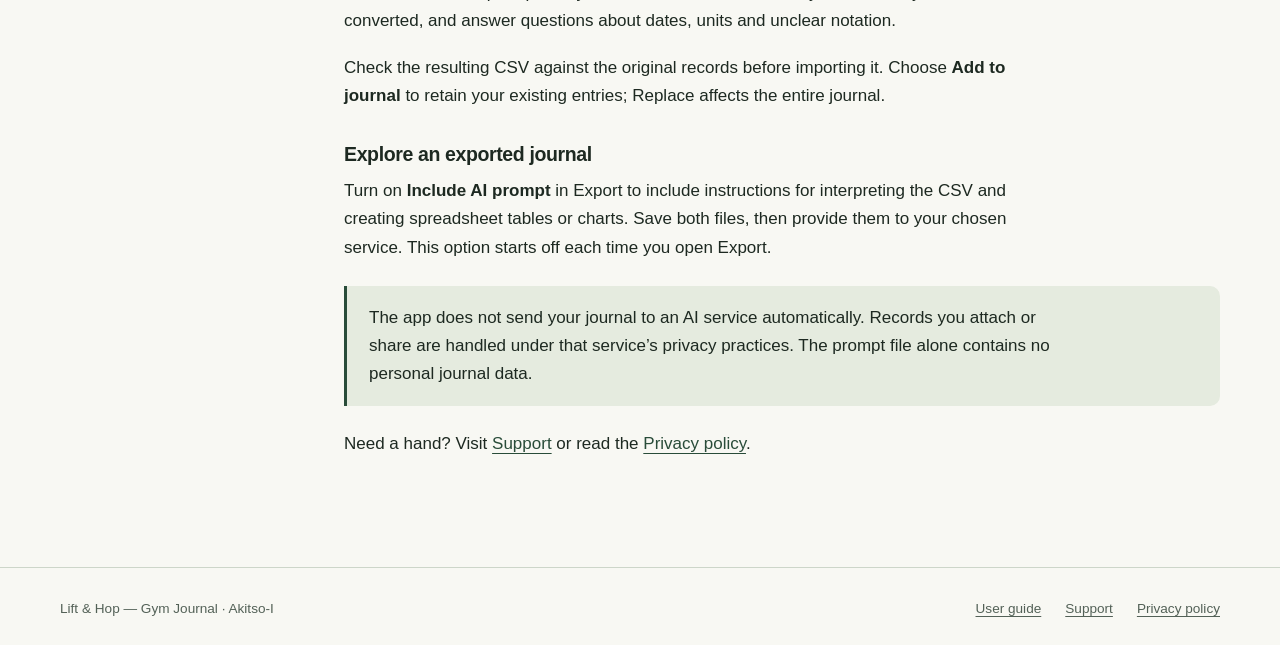
<file: user-guide.html>
<!doctype html>
<html lang="en">
<head>
    <meta charset="utf-8">
    <meta name="viewport" content="width=device-width, initial-scale=1">
    <meta name="description" content="The Lift & Hop user guide: set up your gym journal, record strength and cardio, edit workouts, and export or restore CSV backups.">
    <meta name="theme-color" content="#294c39">
    <title>User guide — Lift & Hop</title>
    <link rel="icon" href="assets/app-icon.png" type="image/png">
    <link rel="stylesheet" href="styles.css">
</head>
<body>
    <a class="skip-link" href="#main">Skip to content</a>
    <header class="site-header"><div class="container header-inner"><a class="brand" href="index.html" aria-label="Lift and Hop home"><img src="assets/app-icon.png" width="48" height="48" alt=""><span><strong>Lift &amp; Hop</strong><small>Gym Journal</small></span></a><nav class="main-nav" aria-label="Main navigation"><a href="index.html">Overview</a><a href="user-guide.html" aria-current="page">User guide</a><a href="support.html">Support</a><a href="privacy.html">Privacy</a></nav></div></header>
    <main id="main" class="container">
        <div class="page-intro"><p class="eyebrow">The user guide</p><h1>A home for every set.</h1><p class="lead">From your first folder to a safely stored backup. Start at the beginning, or jump to the part you need.</p></div>
        <div class="guide-layout">
            <nav class="contents" aria-label="Guide contents"><h2>In this guide</h2><ol><li><a href="#get-started">Set up your journal</a></li><li><a href="#record">Record a workout</a></li><li><a href="#cardio">Record cardio</a></li><li><a href="#history">History &amp; suggestions</a></li><li><a href="#edit">Edit sets &amp; dates</a></li><li><a href="#organize">Organize your journal</a></li><li><a href="#appearance">Themes &amp; layouts</a></li><li><a href="#backups">Export &amp; restore</a></li><li><a href="#ai">Use your records with AI</a></li></ol></nav>
            <div>
                <section id="get-started" class="guide-section"><p class="eyebrow">01 · Get started</p><h2>Build your first training day.</h2><p>Your journal starts empty. A folder can represent a training day, a muscle group, or any grouping that makes sense to you.</p><ol><li>Tap <strong>+</strong> in the Journal toolbar to create a top-level folder. Give it a name and tap <strong>OK</strong>.</li><li>Tap <strong>+</strong> at the right of that folder, then choose <strong>Exercise</strong>. You can also choose <strong>Folder</strong> to create a folder inside it.</li><li>Name the exercise and choose <strong>Weight training</strong> or <strong>Cardio</strong>. Tap <strong>OK</strong>.</li><li>Tap the folder name or date to expand it. Tap again to collapse it.</li></ol><div class="callout"><p>The toolbar’s <strong>+</strong> always creates a top-level folder, even when another folder is open. Use the <strong>+</strong> on a folder row to add something inside it.</p></div><figure class="screenshot"><img src="assets/screenshots/journal-wild.png" width="402" height="874" loading="lazy" alt="A sample Wild journal with an expanded training folder and its exercise history."><figcaption>Folders and exercise histories expand in the same journal.</figcaption></figure></section>
                <section id="record" class="guide-section"><p class="eyebrow">02 · Strength training</p><h2>One set at a time.</h2><ol><li>Tap <strong>+</strong> beside an exercise to start today’s workout.</li><li>Enter kilograms and repetitions. Tap <strong>OK</strong> to save the set.</li><li>Use <strong>Add set</strong> below today’s date, or the exercise’s <strong>+</strong>, to continue the same workout.</li></ol><p>Use a decimal point for weight, such as <code>60.5</code>, and whole numbers for repetitions. Zero is valid in either field. Negative kilograms represent assistance, such as <code>-20</code> for 20 kg of assistance. Repetitions must be nonnegative. Commas separate drop steps, not decimals. <strong>OK</strong> becomes available when both fields are valid.</p><h3>Link a drop set</h3><p>Separate each step with a dash or comma. Use commas for assisted weights, such as <code>-20,-10</code> with reps <code>10,8</code>. For example, weights <code>60-40</code> and reps <code>10-8</code> record 60 kg × 10 followed by 40 kg × 8 as one linked set. Each weight needs exactly one repetition value.</p><p>Saved history uses an arrow between linked steps. Separate sets stay separate. <strong>Cancel</strong> discards an unsaved entry.</p></section>
                <section id="cardio" class="guide-section"><p class="eyebrow">03 · Cardio</p><h2>Record weight and time.</h2><p>Choose <strong>Cardio</strong> when creating the exercise. An exercise’s type stays fixed after creation.</p><p>Enter kilograms and a time in minutes:seconds or minutes.seconds. Both <code>2:10</code> and <code>2.10</code> mean <strong>2 minutes 10 seconds</strong>, not 2.1 minutes.</p><ul><li>Use two seconds digits, from <code>00</code> to <code>59</code>.</li><li>Time must be greater than zero. For two whole minutes, enter <code>2:00</code>.</li><li>For linked steps, enter weights such as <code>20-10</code> with times such as <code>2:10-1.30</code>.</li></ul><p>History displays time as <strong>m:ss</strong>. Previous weights can be suggested, but you enter the duration actually performed.</p></section>
                <section id="history" class="guide-section">
                    <p class="eyebrow">04 · Look back</p>
                    <h2>Your last session, close at hand.</h2>
                    <p>Tap an exercise’s name or date area to show its history underneath. An exercise with no records shows <strong>No workouts yet.</strong> To change how saved sets appear, <a href="#history-layout">choose a history layout</a>.</p>
                    <p>A new workout suggests weights from the most recent calendar date in that exercise’s history. Each new set uses the corresponding previous set’s weights. A previous drop set suggests its full weight chain.</p>
                    <p>Suggestions use the full exercise history, even with a date filter active, and are editable. Repetitions and cardio times stay blank so you can record what you actually did. Suggestions are separate from saved results and are not included in CSV backups.</p>
                    <h3>Filter history by date</h3>
                    <p>Tap the filter button beside Statistics and choose <strong>1 month</strong>, <strong>3 months</strong>, <strong>6 months</strong> or <strong>12 months</strong> through today. All folders and exercises remain visible. Tap the period chip’s <strong>×</strong> or choose <strong>Clear filter</strong> to show all history. Filtering does not change saved records, statistics or exports; it clears after a fresh app launch or replacing the journal.</p>
                    <h3 id="statistics">View statistics</h3>
                    <figure class="screenshot">
                        <img src="assets/screenshots/statistics.png" width="1206" height="2622" loading="lazy" alt="The Statistics sheet showing total days trained, total workouts, the weekly streak, and yearly training grids.">
                        <figcaption>Each square represents a week. Darker squares show more training days.</figcaption>
                    </figure>
                    <p>Tap the chart button at Journal’s top left for total days trained, total saved workouts and a weekly streak. Days count once across exercises; several sets in one workout still count as one workout. The streak counts consecutive Monday–Sunday weeks with training, keeping last week’s streak during an unfinished current week. Weekly grid squares show distinct training days; tap one for details. Save or cancel an open draft before using Statistics or Date filter.</p>
                </section>
                <section id="edit" class="guide-section"><p class="eyebrow">05 · Make a correction</p><h2>A quick edit, or a whole workout.</h2><p>Press and hold a saved value to choose <strong>Edit set</strong> or <strong>Manage workout</strong>.</p><div class="table-scroll"><table class="data-table"><caption class="small">When changes are saved</caption><thead><tr><th scope="col">Action</th><th scope="col">How to save</th></tr></thead><tbody><tr><td>Edit set</td><td><strong>OK</strong> saves the correction. <strong>Cancel</strong> discards it.</td></tr><tr><td>Manage workout</td><td>Edit, add missing sets or drag handles to reorder. Tap <strong>Save</strong> at the top to save the whole draft.</td></tr><tr><td>Edit set inside Manage workout</td><td><strong>OK</strong> updates only the workout draft. You still need to tap the workout’s <strong>Save</strong>.</td></tr></tbody></table></div><div class="callout"><p>In <strong>Manage workout</strong>, the top <strong>Cancel</strong> button or dismissing the screen discards all unsaved workout changes. If saving fails, the draft stays open so you can retry or cancel.</p></div><figure class="screenshot"><img src="assets/screenshots/manage-workout.png" width="402" height="874" loading="lazy" alt="Manage workout screen showing separate sets, reorder handles, Cancel and Save."><figcaption>Manage a workout as a draft, then save your changes together.</figcaption></figure><h3>Remove a drop step</h3><p>Use <strong>Edit set</strong> and remove that step’s value from both fields. Removing a whole set removes its entire linked group.</p><h3>Change the date</h3><p>Press and hold a workout’s date, choose a calendar date, and tap <strong>OK</strong>. If the exercise already has a workout on that date, choose <strong>Combine</strong> to join their sets.</p></section>
                <section id="organize" class="guide-section"><p class="eyebrow">06 · Keep things in order</p><h2>Arrange your routine.</h2><p>A folder’s date shows its latest workout, including nested exercises; folders without workouts show <strong>—</strong>.</p><p>Press and hold a folder or exercise for <strong>Rename</strong>, <strong>Move</strong> or <strong>Delete</strong>. When moving, select the destination and tap <strong>Move here</strong>.</p><p>For top-level ordering, use <strong>Journal → ••• → Reorder contents</strong>. To order items inside a folder, press and hold it and choose <strong>Reorder contents</strong>. Drag the handles, then tap <strong>Save</strong>. Cancel or dismissing discards the unsaved order.</p><p>Review deletion confirmations carefully. Export a backup first if you want to keep a separate copy of the records.</p></section>
                <section id="appearance" class="guide-section">
                    <p class="eyebrow">07 · Make it yours</p>
                    <h2>A different view of the same work.</h2>
                    <p>Open <strong>Journal → ••• → Theme</strong> for Wild, Iron light, Steel or Notes. Wild is the default. Each theme sets its own light or dark appearance.</p>
                    <div class="theme-list">
                        <div class="theme wild"><h3>Wild</h3><p>Light, with green animal icons.</p></div>
                        <div class="theme iron"><h3>Iron light</h3><p>Light, with orange gym icons.</p></div>
                        <div class="theme steel"><h3>Steel</h3><p>Dark gray, with silver gym icons.</p></div>
                        <div class="theme notes"><h3>Notes</h3><p>Dark, with yellow accents.</p></div>
                    </div>
                    <figure class="screenshot">
                        <img src="assets/screenshots/journal-steel.png" width="402" height="874" loading="lazy" alt="The same sample workout history in the dark Steel theme with silver gym icons.">
                        <figcaption>The same journal, in Steel.</figcaption>
                    </figure>

                    <h3 id="history-layout">Choose a history layout</h3>
                    <p>Open <strong>Journal → ••• → History layout</strong>. The screenshots show the same Bench press and Weighted carry workouts in all three layouts.</p>
                    <div class="history-layouts">
                        <figure class="screenshot">
                            <h4>Compact lists</h4>
                            <a href="assets/screenshots/history-compact-lists.png">
                                <img src="assets/screenshots/history-compact-lists.png" width="1206" height="2622" loading="lazy" alt="Open the Compact lists screenshot at full size.">
                            </a>
                            <figcaption>The default layout uses commas between sets on the same line. Weights and reps or times appear in separate columns.</figcaption>
                        </figure>
                        <figure class="screenshot">
                            <h4>Aligned sets</h4>
                            <a href="assets/screenshots/history-aligned-sets.png">
                                <img src="assets/screenshots/history-aligned-sets.png" width="1206" height="2622" loading="lazy" alt="Open the Aligned sets screenshot at full size.">
                            </a>
                            <figcaption>Each set starts on a new line, with weights and reps or times in separate columns.</figcaption>
                        </figure>
                        <figure class="screenshot">
                            <h4>Weight × reps</h4>
                            <a href="assets/screenshots/history-weight-reps.png">
                                <img src="assets/screenshots/history-weight-reps.png" width="1206" height="2622" loading="lazy" alt="Open the Weight × reps screenshot at full size.">
                            </a>
                            <figcaption>Each weight is paired with its reps or time. Separate sets start on new lines, and arrows connect drop steps.</figcaption>
                        </figure>
                    </div>
                    <p>Your layout applies to every exercise. You can switch themes or layouts while keeping your saved workouts and current draft. Your iPhone stores display preferences separately from CSV backups.</p>
                </section>
                <section id="backups" class="guide-section"><p class="eyebrow">08 · Back up your journal</p><h2>A local journal. A separate backup.</h2><p>Lift &amp; Hop works offline and stores the journal on your iPhone. It does not provide live journal synchronization between devices.</p><h3>Export a copy</h3><ol><li>Open <strong>Journal → ••• → Export</strong>.</li><li>Keep the timestamped filename, or enter a name of your own.</li><li>Tap <strong>Share CSV</strong>, then use <strong>Save to Files</strong> to choose a destination.</li><li>Complete the save and check that the file exists at that destination.</li></ol><p>For an off-device backup, choose a location such as iCloud Drive when available and verify the copy there. Opening or closing the share sheet alone does not confirm that a backup was saved.</p><figure class="screenshot"><img src="assets/screenshots/export.png" width="402" height="874" loading="lazy" alt="Export screen offering a filename, Include AI prompt toggle and Share CSV."><figcaption>Exports include saved records, empty folders and exercises—not unsaved drafts or display preferences.</figcaption></figure><h3>Import a file</h3><p>Open <strong>Journal → ••• → Import → Choose CSV file</strong>. The app checks the entire file before changing any entries. Review the counts, then choose:</p><ul><li><strong>Add to journal:</strong> keeps your current entries and adds separate copies at the end of Journal. Matching names and dates are not merged. Importing the same file again creates duplicates.</li><li><strong>Replace journal:</strong> removes the current journal and restores only what is in the selected file.</li></ul><div class="callout warning"><p><strong>Replace applies to the whole journal.</strong> Anything missing from the selected backup is removed. Replacing with an empty backup removes all current entries. Use <strong>Export current journal</strong> first to keep a separate copy.</p></div><p>Canceling, an invalid file or a failed import leaves the existing journal saved. Completing an export during import does not start Add or Replace; you must still choose the import action.</p><h3>Use a recovery backup</h3><p>Before either Add or Replace, the app saves a recovery CSV on the same device. Open <strong>Import → Recovery backups</strong>, select a copy and use <strong>Replace journal</strong> to return to it. Choosing Add would create additional copies.</p><p>Recovery files remain after relaunch and are not automatically deleted. They help recover from an import, but do not protect against losing access to the phone. Keep an off-device export too.</p><p class="small">Lift &amp; Hop CSV exports preserve exercise types and cardio durations.</p></section>
                <section id="ai" class="guide-section"><p class="eyebrow">09 · Optional external tools</p><h2>Take your records further.</h2><h3>Convert older workout notes</h3><p>Use <strong>Import → Export AI import prompt</strong> to save instructions for converting existing records. Paste the prompt into your chosen AI chat, attach only the records you want converted, and answer questions about dates, units and unclear notation.</p><p>Check the resulting CSV against the original records before importing it. Choose <strong>Add to journal</strong> to retain your existing entries; Replace affects the entire journal.</p><h3>Explore an exported journal</h3><p>Turn on <strong>Include AI prompt</strong> in Export to include instructions for interpreting the CSV and creating spreadsheet tables or charts. Save both files, then provide them to your chosen service. This option starts off each time you open Export.</p><div class="callout"><p>The app does not send your journal to an AI service automatically. Records you attach or share are handled under that service’s privacy practices. The prompt file alone contains no personal journal data.</p></div><p>Need a hand? Visit <a href="support.html">Support</a> or read the <a href="privacy.html">Privacy policy</a>.</p></section>
            </div>
        </div>
    </main>
    <footer class="site-footer"><div class="container footer-inner"><p>Lift &amp; Hop — Gym Journal · Akitso-I</p><nav class="footer-links" aria-label="Footer navigation"><a href="user-guide.html">User guide</a><a href="support.html">Support</a><a href="privacy.html">Privacy policy</a></nav></div></footer>
</body>
</html>
</file>
<file: styles.css>
/* The website borrows the app's Wild palette. All fonts and assets stay local. */
:root {
    color-scheme: light;
    --paper: #f8f8f3;
    --white: #fff;
    --ink: #1d2921;
    --muted: #536157;
    --green: #294c39;
    --sage: #e5ebdf;
    --line: #cdd6c9;
    --warm: #f3ecdf;
    --radius: 24px;
    font-family: -apple-system, BlinkMacSystemFont, "Segoe UI", sans-serif;
    font-size: 17px;
}
* { box-sizing: border-box; }
html { scroll-behavior: smooth; scroll-padding-top: 2rem; }
body { margin: 0; background: var(--paper); color: var(--ink); line-height: 1.65; }
img { display: block; max-width: 100%; height: auto; }
a { color: var(--green); text-underline-offset: .22em; text-decoration-thickness: 1px; }
a:hover { text-decoration-thickness: 2px; }
a, button, summary { -webkit-tap-highlight-color: transparent; }
:focus-visible { outline: 3px solid #9a4e16; outline-offset: 5px; border-radius: 3px; }
::selection { background: #cbdcc4; }
h1, h2, h3, p, ul, ol, figure { margin-top: 0; }
h1, h2 { font-family: Georgia, "Times New Roman", serif; font-weight: 400; line-height: 1.12; letter-spacing: -.035em; }
h1 { font-size: clamp(3rem, 6.5vw, 5.9rem); margin-bottom: 1.5rem; }
h2 { font-size: clamp(2rem, 4vw, 3.1rem); margin-bottom: 1.1rem; }
h3 { font-size: 1.15rem; line-height: 1.35; letter-spacing: -.02em; margin-bottom: .6rem; }
p { margin-bottom: 1.15rem; }
li + li { margin-top: .45rem; }
strong { font-weight: 650; }
code { background: var(--sage); padding: .15em .35em; border-radius: 4px; font-size: .92em; }
hr { border: 0; border-top: 1px solid var(--line); margin: 2.5rem 0; }
.container { width: min(1160px, calc(100% - 64px)); margin-inline: auto; }
.skip-link { position: absolute; top: -100px; left: 1rem; background: var(--white); padding: .8rem 1.2rem; z-index: 20; }
.skip-link:focus { top: 1rem; }
.site-header { border-bottom: 1px solid var(--line); }
.header-inner { min-height: 100px; display: flex; align-items: center; justify-content: space-between; gap: 24px; }
.brand { display: flex; align-items: center; gap: 13px; text-decoration: none; color: var(--ink); flex-shrink: 0; }
.brand img { width: 48px; height: 48px; border-radius: 14px; }
.brand strong { display: block; font-size: 1.15rem; line-height: 1.2; letter-spacing: -.04em; }
.brand small { display: block; color: var(--muted); font-size: .72rem; letter-spacing: .1em; text-transform: uppercase; margin-top: 3px; }
.main-nav { display: flex; align-items: center; flex-wrap: wrap; gap: 6px 25px; }
.main-nav a { text-decoration: none; color: var(--muted); padding: 10px 0; font-size: .9rem; }
.main-nav a:hover, .main-nav a[aria-current="page"] { color: var(--ink); box-shadow: 0 2px var(--green); }
.eyebrow { color: var(--green); text-transform: uppercase; font-size: .73rem; letter-spacing: .14em; font-weight: 650; margin-bottom: 1rem; }
.lead { font-size: 1.15rem; color: var(--muted); max-width: 34rem; line-height: 1.7; }
.button { display: inline-flex; justify-content: center; align-items: center; gap: 1rem; background: var(--green); color: var(--white); text-decoration: none; border-radius: 8px; padding: .8rem 1.3rem; min-height: 48px; font-size: .92rem; font-weight: 600; }
.button:hover { background: #1d3b2b; }
.text-link { display: inline-flex; align-items: center; min-height: 44px; font-weight: 600; }
.actions { display: flex; flex-wrap: wrap; align-items: center; gap: 1.5rem; margin-top: 1.8rem; }
.hero { display: grid; grid-template-columns: 1.1fr .9fr; align-items: center; gap: 65px; padding-block: 68px; }
.hero h1 em { color: var(--green); font-style: italic; }
.hero .lead { max-width: 29rem; }
.hero-note { display: flex; flex-wrap: wrap; gap: 8px 20px; color: var(--muted); font-size: .75rem; margin-top: 2rem; }
.hero-visual { background: var(--sage); padding: 30px 38px 20px; border-radius: var(--radius); margin: 0; position: relative; }
.hero-visual img { width: 100%; max-width: 290px; margin: auto; border-radius: 20px; border: 1px solid #bec7bc; box-shadow: 0 14px 32px #1d292119; }
figcaption { color: var(--muted); font-size: .76rem; line-height: 1.5; margin-top: 14px; }
.hero-visual figcaption { text-align: center; }
.section { padding-block: 70px; border-top: 1px solid var(--line); }
.section-heading { max-width: 650px; margin-bottom: 2.5rem; }
.steps { list-style: none; padding: 0; display: grid; grid-template-columns: repeat(3, 1fr); gap: 40px; }
.steps li + li { margin-top: 0; }
.step-number { display: block; font-family: Georgia, serif; font-size: 1.7rem; color: var(--green); padding-bottom: 16px; border-bottom: 1px solid var(--line); margin-bottom: 22px; }
.steps p { color: var(--muted); font-size: .95rem; }
.feature { display: grid; grid-template-columns: 1fr 1fr; align-items: center; gap: 90px; }
.feature-art { padding: 32px; background: var(--warm); border-radius: var(--radius); }
.feature-art img { width: 260px; border-radius: 16px; margin-inline: auto; border: 1px solid var(--line); }
.feature-art figcaption { text-align: center; }
.feature-copy p { color: var(--muted); }
.check-list { padding-left: 1.2rem; }
.help-band { display: grid; grid-template-columns: 1fr auto; gap: 24px; align-items: center; padding: 36px 40px; background: var(--green); color: var(--white); border-radius: var(--radius); margin-bottom: 64px; }
.help-band h2 { font-size: 2rem; margin-bottom: .45rem; }
.help-band p { margin: 0; color: #e1e8df; }
.help-band a { background: var(--paper); color: var(--green); }
.page-intro { padding-block: 64px 42px; max-width: 850px; }
.page-intro h1 { font-size: clamp(3rem, 6vw, 4.8rem); }
.page-intro .lead { max-width: 700px; }
.byline { color: var(--muted); font-size: .82rem; }
.guide-layout { display: grid; grid-template-columns: 220px minmax(0, 1fr); gap: 64px; align-items: start; padding-bottom: 70px; }
.contents { position: sticky; top: 28px; border-top: 2px solid var(--green); padding-top: 18px; }
.contents h2 { font-family: inherit; font-size: .75rem; letter-spacing: .1em; font-weight: 650; text-transform: uppercase; margin-bottom: 14px; }
.contents ol { list-style: none; padding: 0; margin-bottom: 0; counter-reset: contents; }
.contents li { counter-increment: contents; margin: 0; }
.contents a { display: block; text-decoration: none; color: var(--muted); font-size: .85rem; padding: 9px 0; }
.contents a::before { content: counter(contents, decimal-leading-zero) "  "; color: var(--green); font-size: .7rem; white-space: pre; }
.contents a:hover { color: var(--green); text-decoration: underline; }
.guide-section { border-top: 1px solid var(--line); padding-block: 38px 20px; }
.guide-section:first-child { border-top: 0; padding-top: 0; }
.guide-section h2 { font-size: 2.1rem; }
.guide-section h3 { margin-top: 1.8rem; }
.guide-section p, .guide-section li { max-width: 72ch; }
.callout { border-left: 3px solid var(--green); background: var(--sage); padding: 18px 22px; border-radius: 0 10px 10px 0; margin: 24px 0; }
.callout p:last-child { margin-bottom: 0; }
.callout.warning { border-color: #82501d; background: var(--warm); }
.screenshot { margin: 26px 0 30px; max-width: 330px; }
.screenshot img { border: 1px solid var(--line); border-radius: 16px; width: 100%; }
.screenshot-pair { display: grid; grid-template-columns: 1fr 1fr; align-items: start; gap: 22px; margin-block: 26px; }
.screenshot-pair .screenshot { margin: 0; }
.history-layouts { display: grid; grid-template-columns: repeat(3, minmax(0, 1fr)); gap: 18px; margin-block: 26px; }
.history-layouts .screenshot { margin: 0; }
.history-layouts h4 { margin: 0 0 10px; font-size: 1rem; line-height: 1.35; }
.history-layouts a { display: block; border-radius: 16px; }
.history-layouts img { aspect-ratio: 402 / 520; object-fit: cover; object-position: top; }
.history-layouts figcaption { font-size: .88rem; }
.data-table { width: 100%; border-collapse: collapse; margin: 24px 0; font-size: .92rem; }
.data-table th, .data-table td { text-align: left; padding: 12px 14px; border-bottom: 1px solid var(--line); vertical-align: top; }
.data-table th { background: var(--sage); font-weight: 600; }
.data-table td:first-child { font-weight: 600; }
.table-scroll { overflow-x: auto; }
.theme-list { display: grid; grid-template-columns: 1fr 1fr; gap: 16px; margin: 24px 0; }
.theme { padding: 18px 20px; border-radius: 12px; border: 1px solid var(--line); }
.theme p { margin-bottom: 0; font-size: .87rem; }
.theme.wild { background: #fdfdfc; color: #294c39; }
.theme.iron { background: #f8f9fb; color: #ab470f; }
.theme.steel { background: #272c32; color: #d6dee6; border-color: #272c32; }
.theme.notes { background: #080808; color: #ffe461; border-color: #080808; }
.support-layout { display: grid; grid-template-columns: 1.1fr .9fr; gap: 70px; padding-bottom: 70px; align-items: start; }
.contact-panel { padding: 32px; border: 1px solid var(--line); background: var(--white); border-radius: var(--radius); }
.contact-panel h2 { font-size: 2.1rem; }
.email { font-size: clamp(1.1rem, 2.3vw, 1.45rem); font-weight: 600; overflow-wrap: anywhere; }
.contact-panel ol { padding-left: 1.3rem; margin-top: 1.7rem; color: var(--muted); }
.small { font-size: .85rem; color: var(--muted); }
details { padding-block: 20px; border-bottom: 1px solid var(--line); }
summary { font-size: 1rem; font-weight: 600; cursor: pointer; padding-right: 20px; }
details p { margin-top: 14px; color: var(--muted); font-size: .93rem; }
details p:last-child { margin-bottom: 0; }
.prose { max-width: 760px; padding-bottom: 70px; }
.prose h2 { margin-top: 2.4rem; font-size: 1.9rem; }
.prose ul { padding-left: 1.4rem; }
.prose a { overflow-wrap: anywhere; }
.site-footer { border-top: 1px solid var(--line); padding-block: 30px; }
.footer-inner { display: flex; justify-content: space-between; flex-wrap: wrap; gap: 20px; font-size: .8rem; color: var(--muted); }
.footer-inner p { margin: 0; }
.footer-links { display: flex; flex-wrap: wrap; gap: 12px 24px; }
.footer-links a { color: var(--muted); }
@media (max-width: 900px) {
    .hero { gap: 35px; }
    .hero-visual { padding: 24px; }
    .feature { gap: 40px; }
    .guide-layout { grid-template-columns: 180px minmax(0, 1fr); gap: 32px; }
    .support-layout { gap: 32px; }
}
@media screen and (max-width: 1000px) {
    .history-layouts { grid-template-columns: minmax(0, 330px); gap: 26px; }
}
@media (max-width: 680px) {
    .container { width: calc(100% - 36px); }
    .header-inner { align-items: flex-start; flex-direction: column; gap: 8px; padding-block: 18px 8px; }
    .main-nav { width: 100%; justify-content: space-between; gap: 8px; }
    .main-nav a { font-size: .85rem; }
    .hero { grid-template-columns: 1fr; gap: 38px; padding-block: 38px; }
    .hero h1 { font-size: clamp(3rem, 12vw, 4.5rem); }
    .hero-visual { padding: 28px; }
    .hero-visual img { max-width: 270px; }
    .hero-note { margin-top: 1.4rem; }
    .section { padding-block: 44px; }
    .steps { grid-template-columns: 1fr; gap: 20px; }
    .step-number { padding-bottom: 8px; margin-bottom: 12px; }
    .feature, .support-layout { grid-template-columns: 1fr; gap: 30px; }
    .feature-art { order: 2; }
    .help-band { grid-template-columns: 1fr; padding: 28px; margin-bottom: 40px; }
    .help-band .button { justify-self: start; }
    .page-intro { padding-block: 38px 28px; }
    .guide-layout { grid-template-columns: 1fr; gap: 35px; padding-bottom: 40px; }
    .contents { position: static; }
    .contents ol { display: grid; grid-template-columns: 1fr 1fr; gap: 0 12px; }
    .contents a { min-height: 44px; }
    .guide-section { padding-top: 30px; }
    .screenshot-pair { gap: 14px; }
    .contact-panel { padding: 25px; }
    .support-layout { padding-bottom: 45px; }
    .data-table th, .data-table td { padding: 10px 8px; }
}
@media (prefers-reduced-motion: reduce) { html { scroll-behavior: auto; } }
@media print {
    :root { font-size: 11pt; }
    body { background: white; color: black; }
    .site-header, .site-footer, .contents, .skip-link, .help-band { display: none; }
    .container { width: 100%; }
    .guide-layout, .support-layout { display: block; }
    .page-intro { padding-top: 0; }
    .guide-section { break-inside: avoid-page; }
    .screenshot { max-width: 180px; }
    .screenshot-pair { max-width: 390px; }
    a { color: black; }
}
</file>
